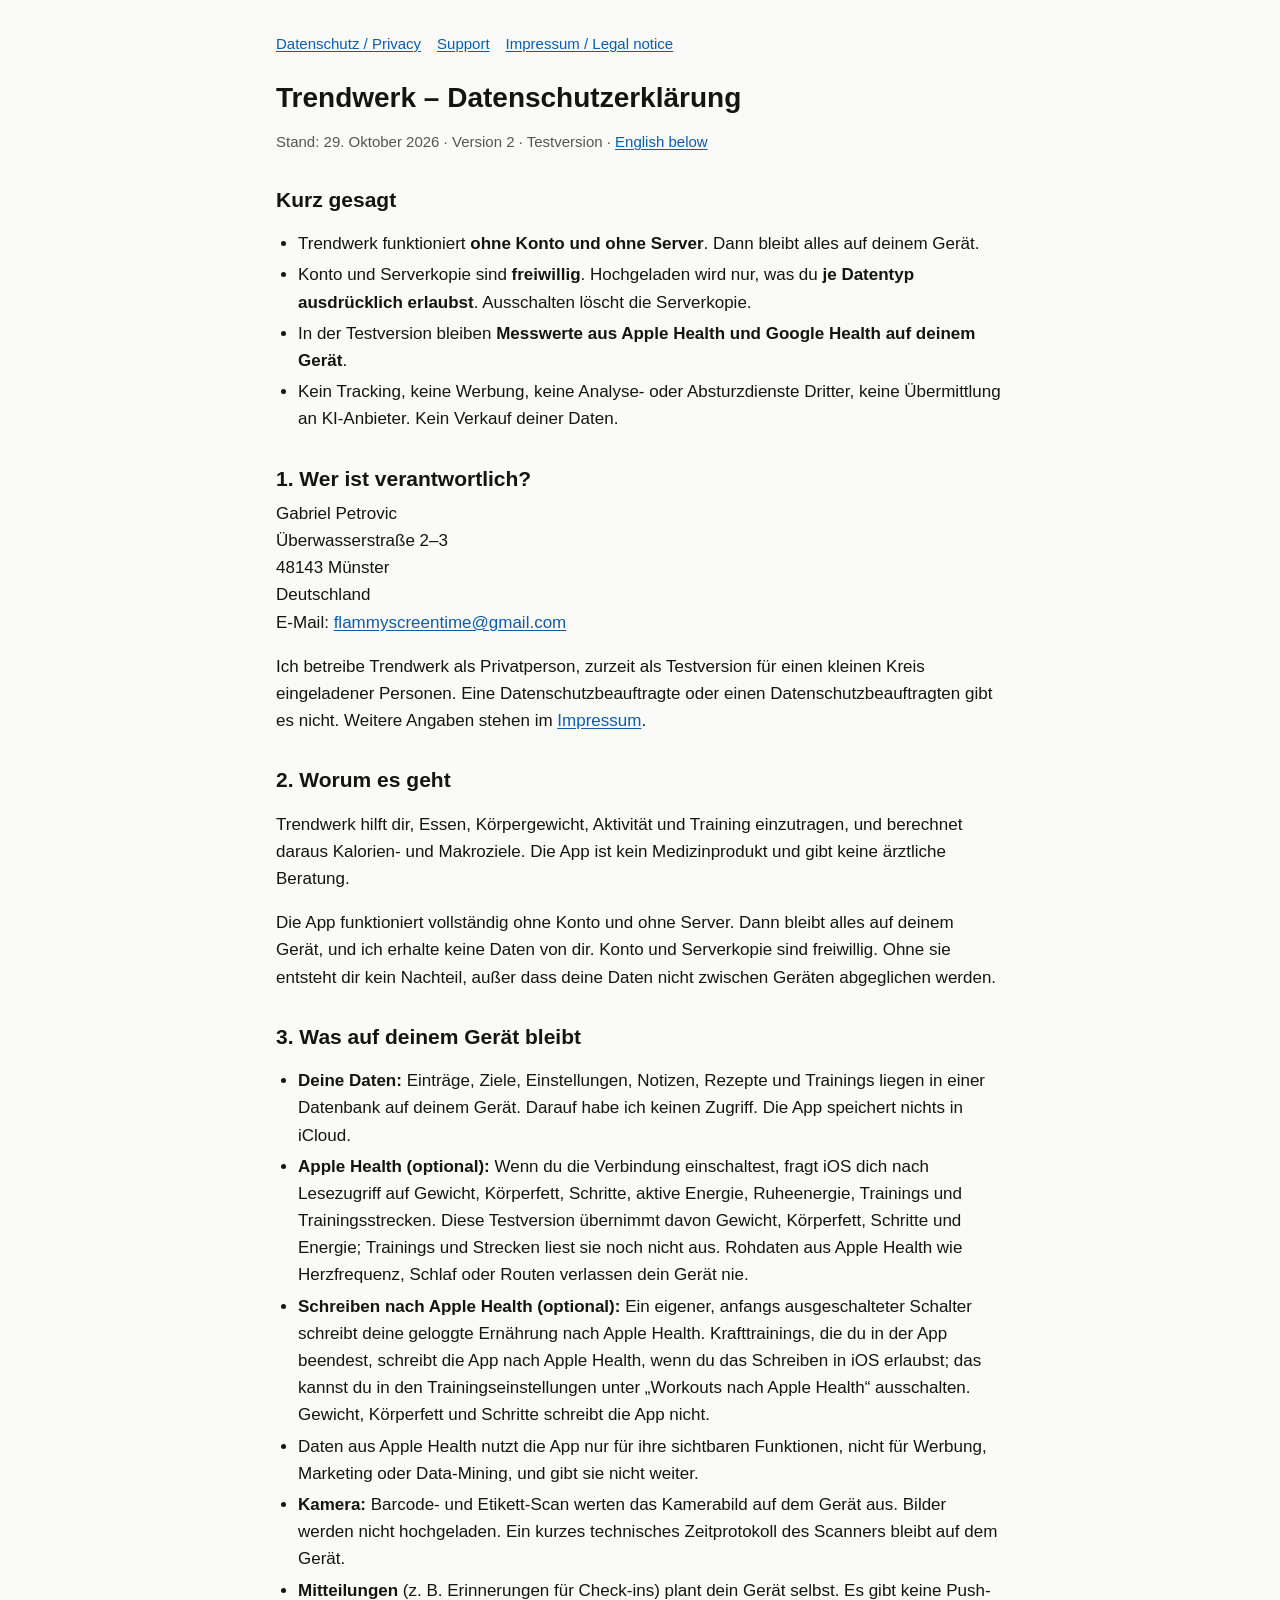
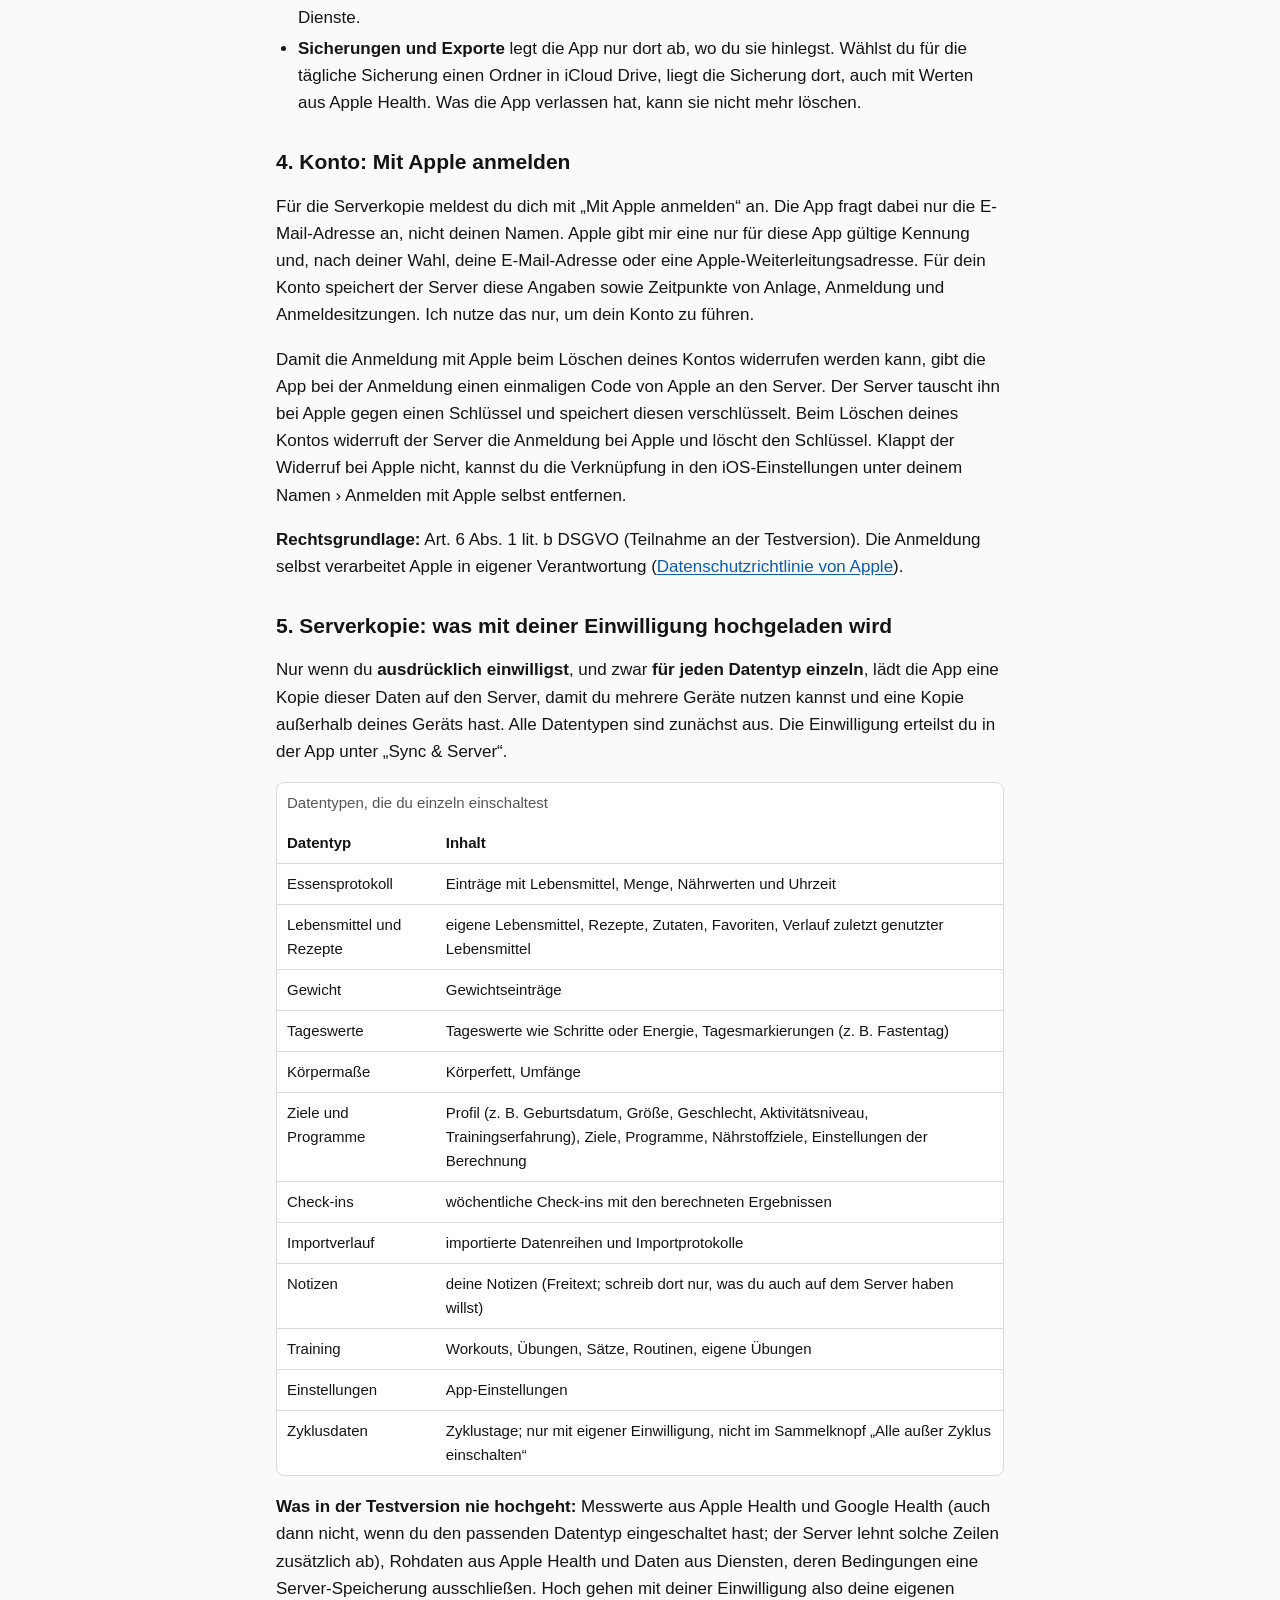
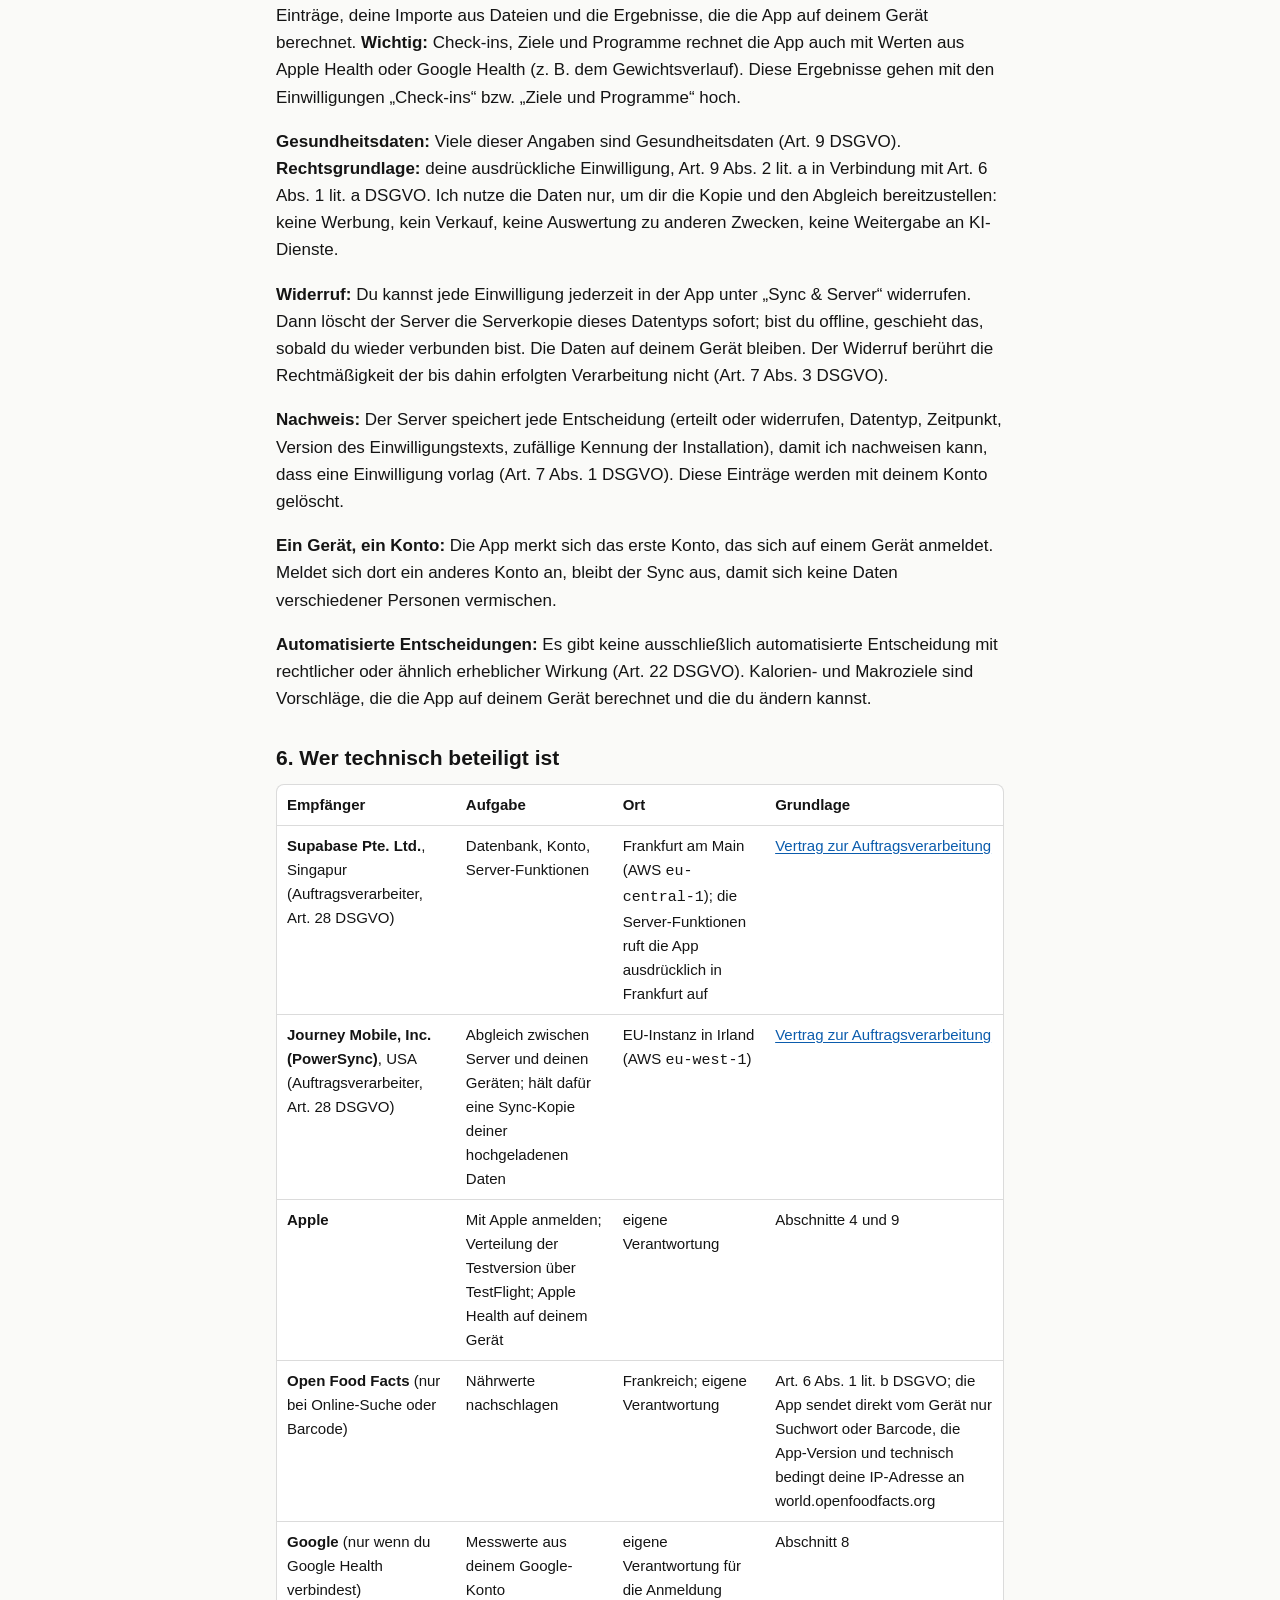
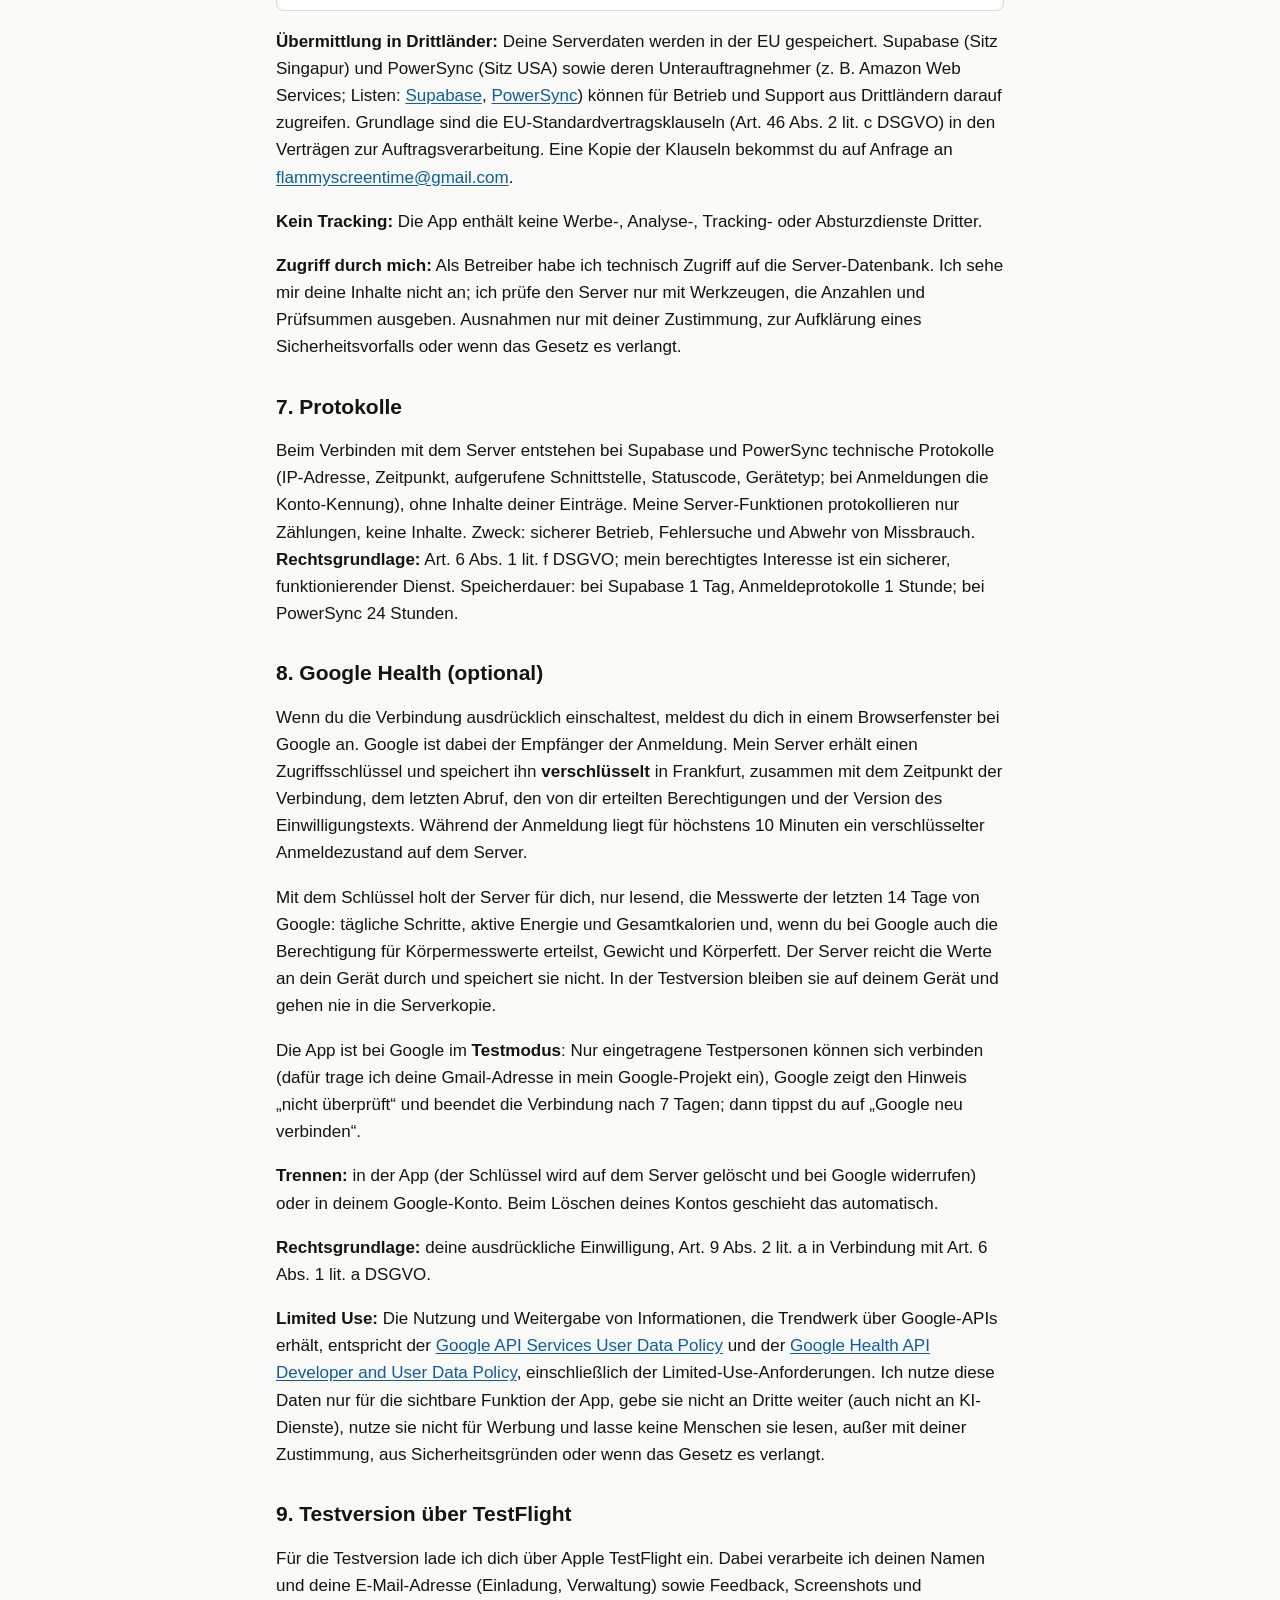
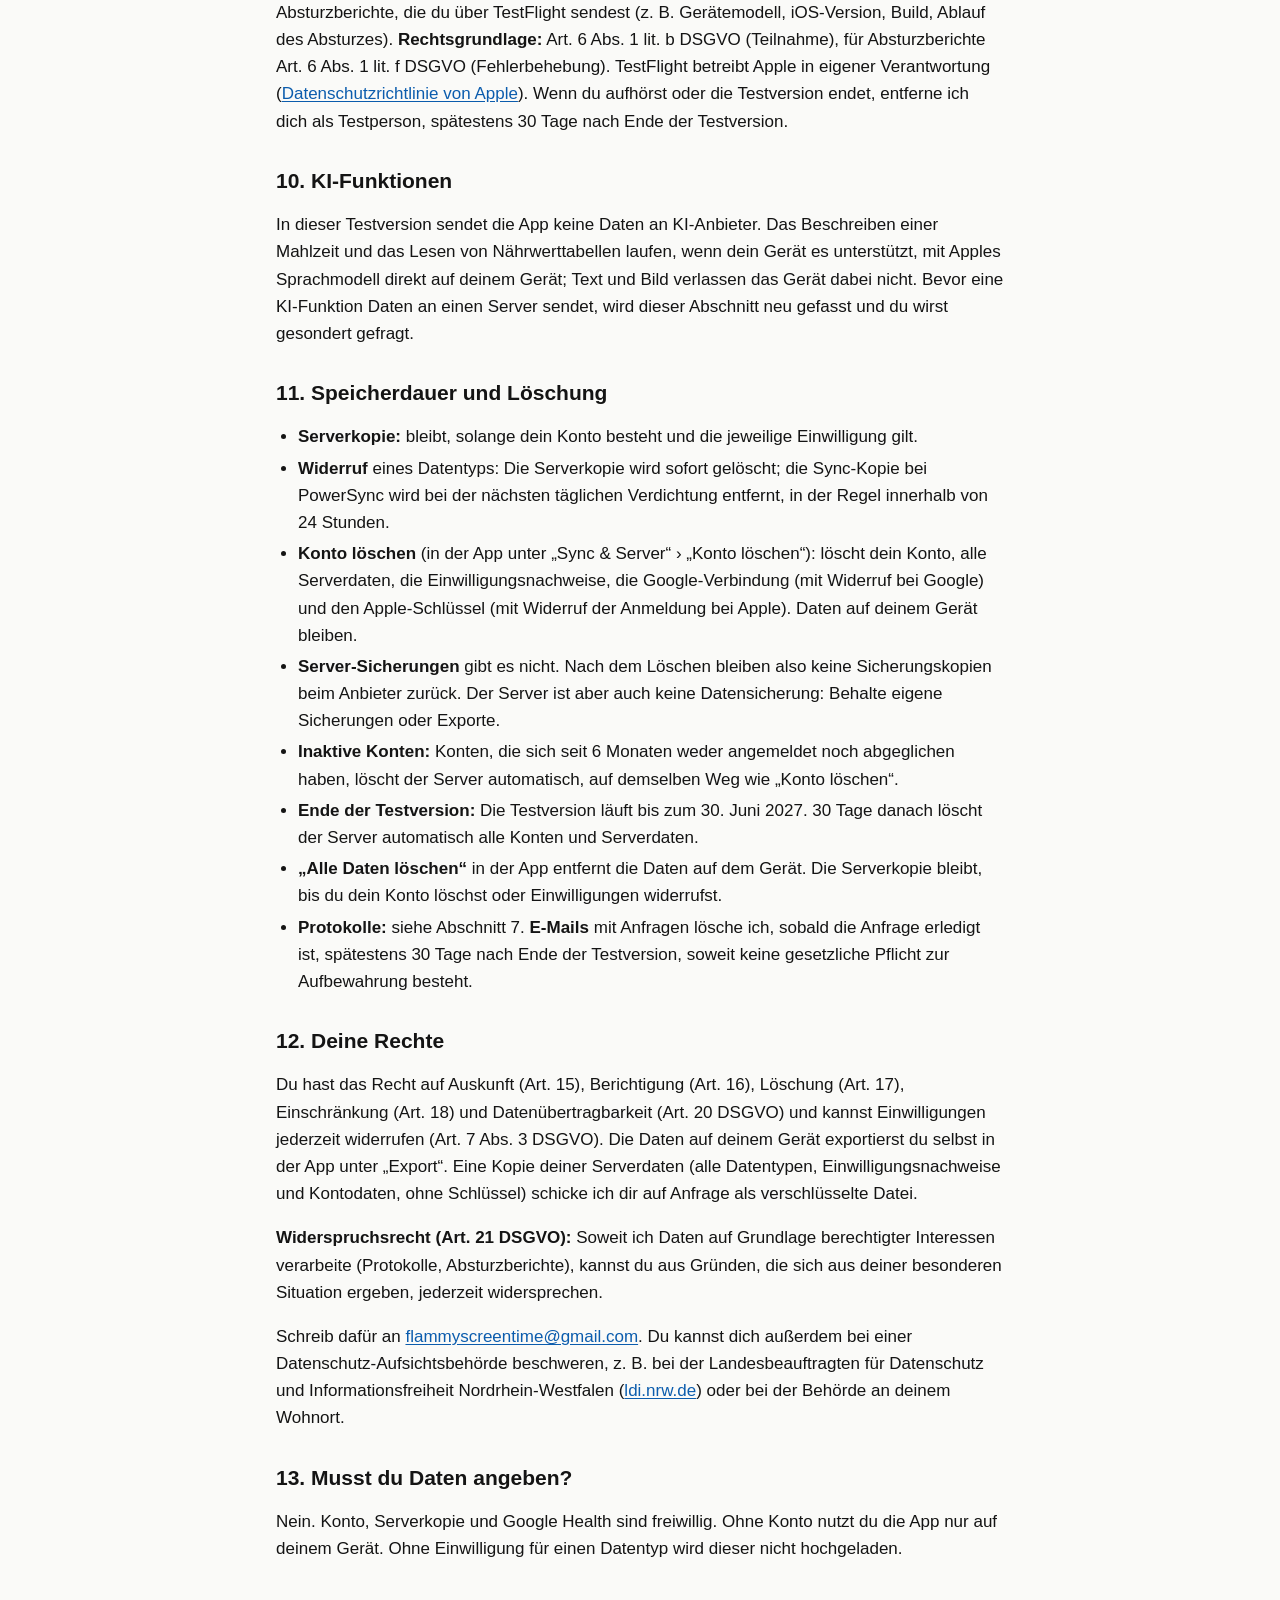
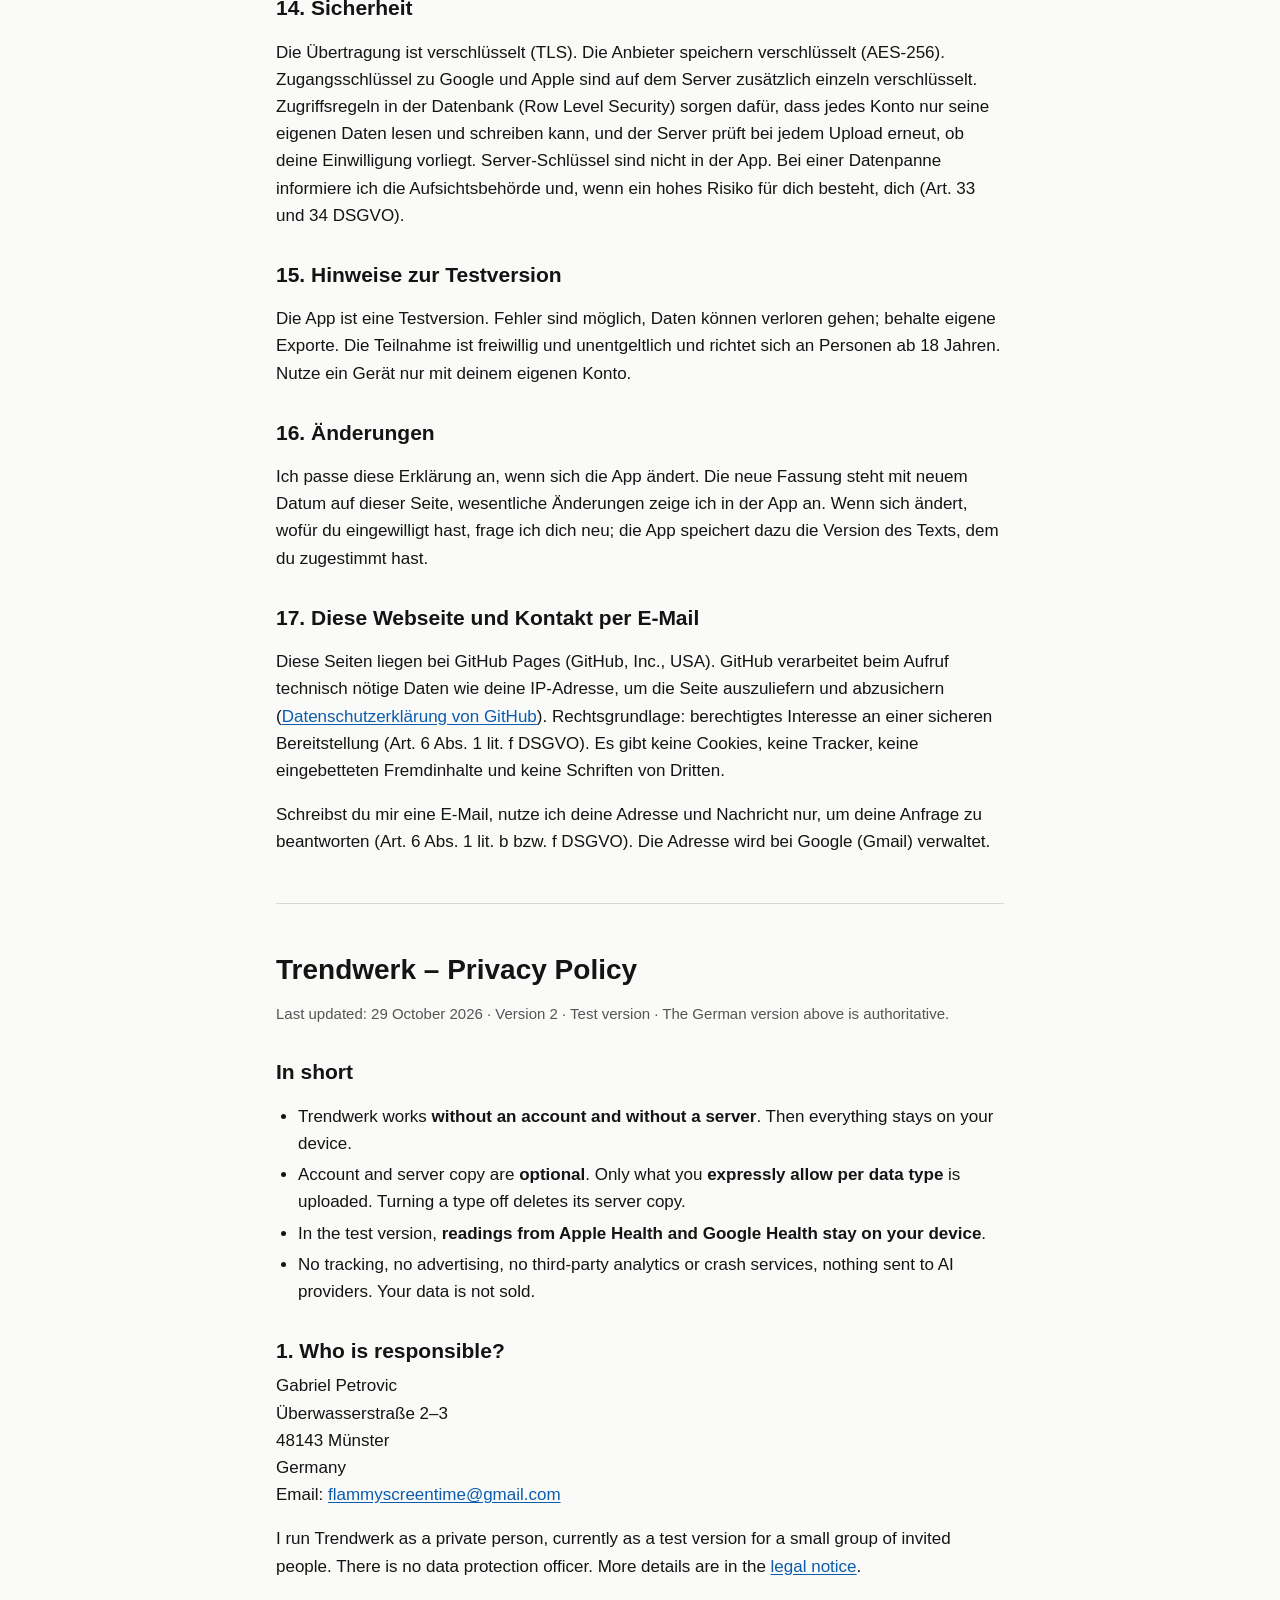
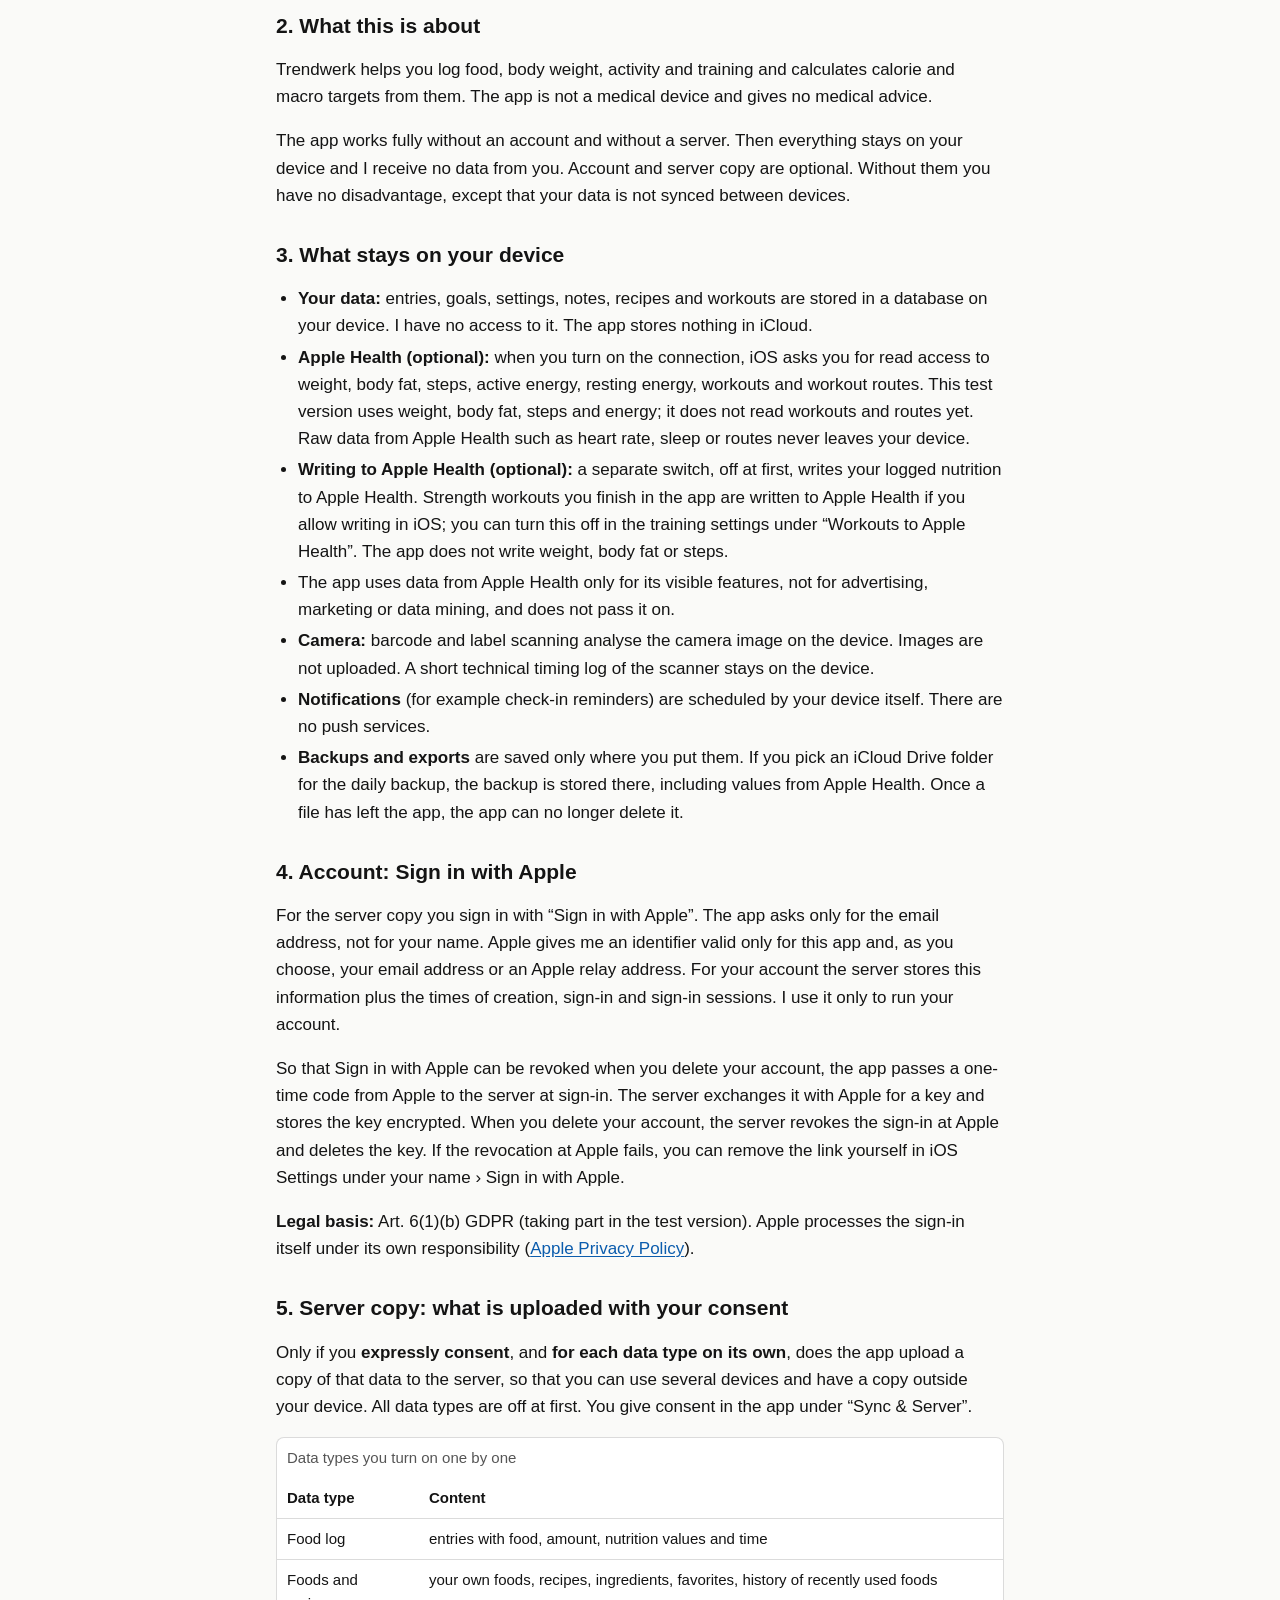
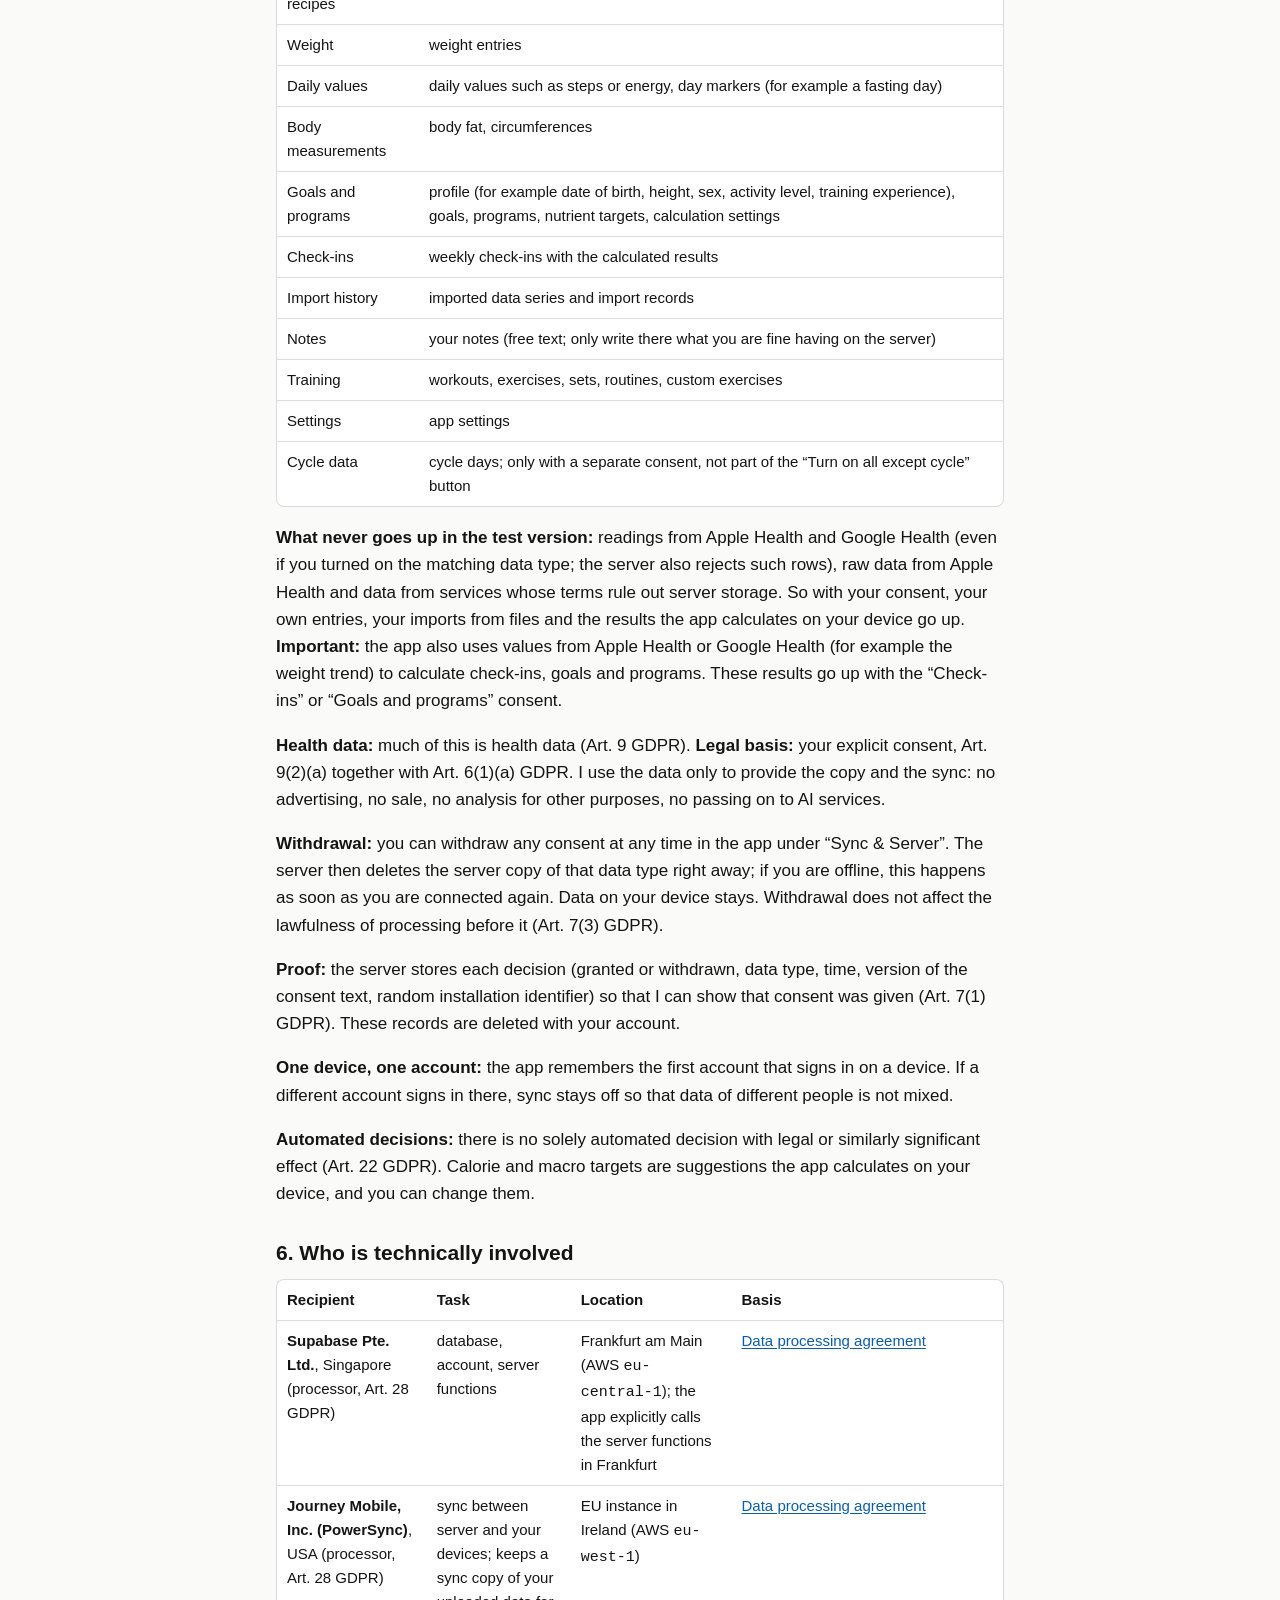
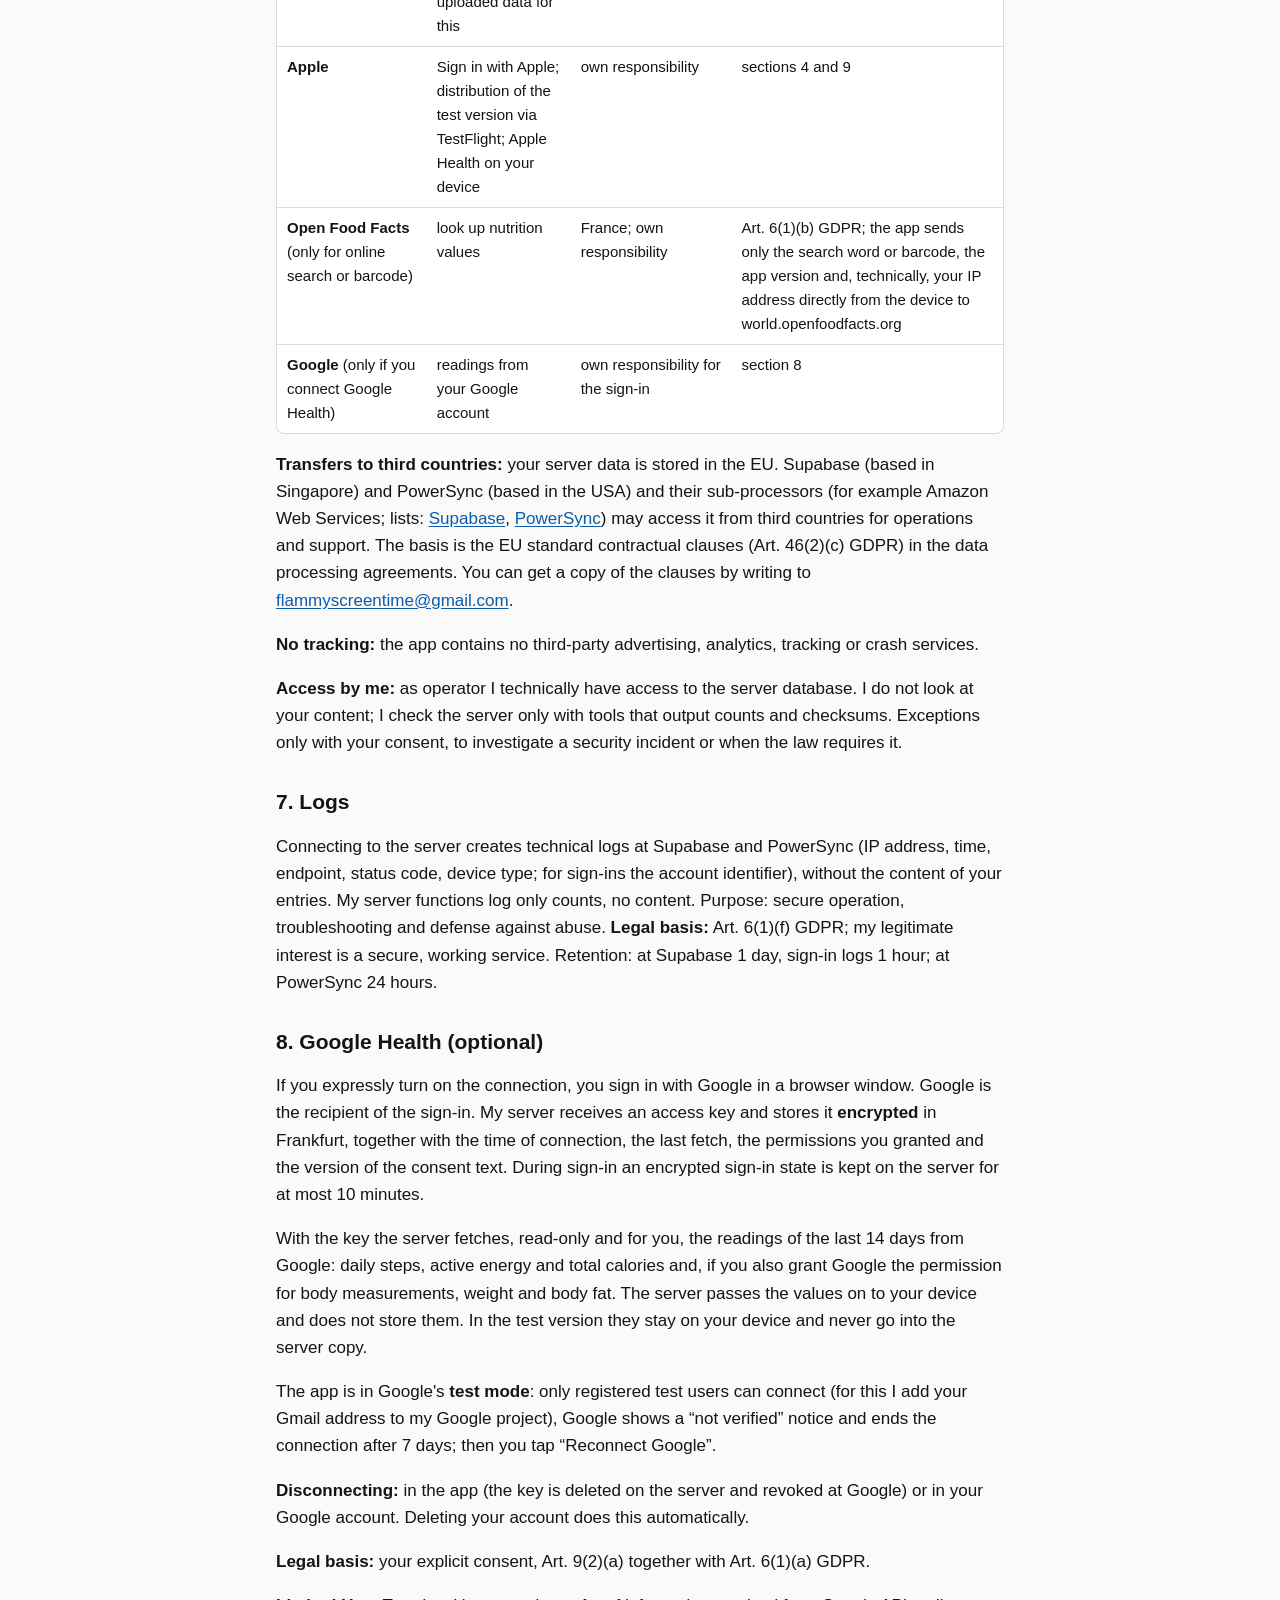
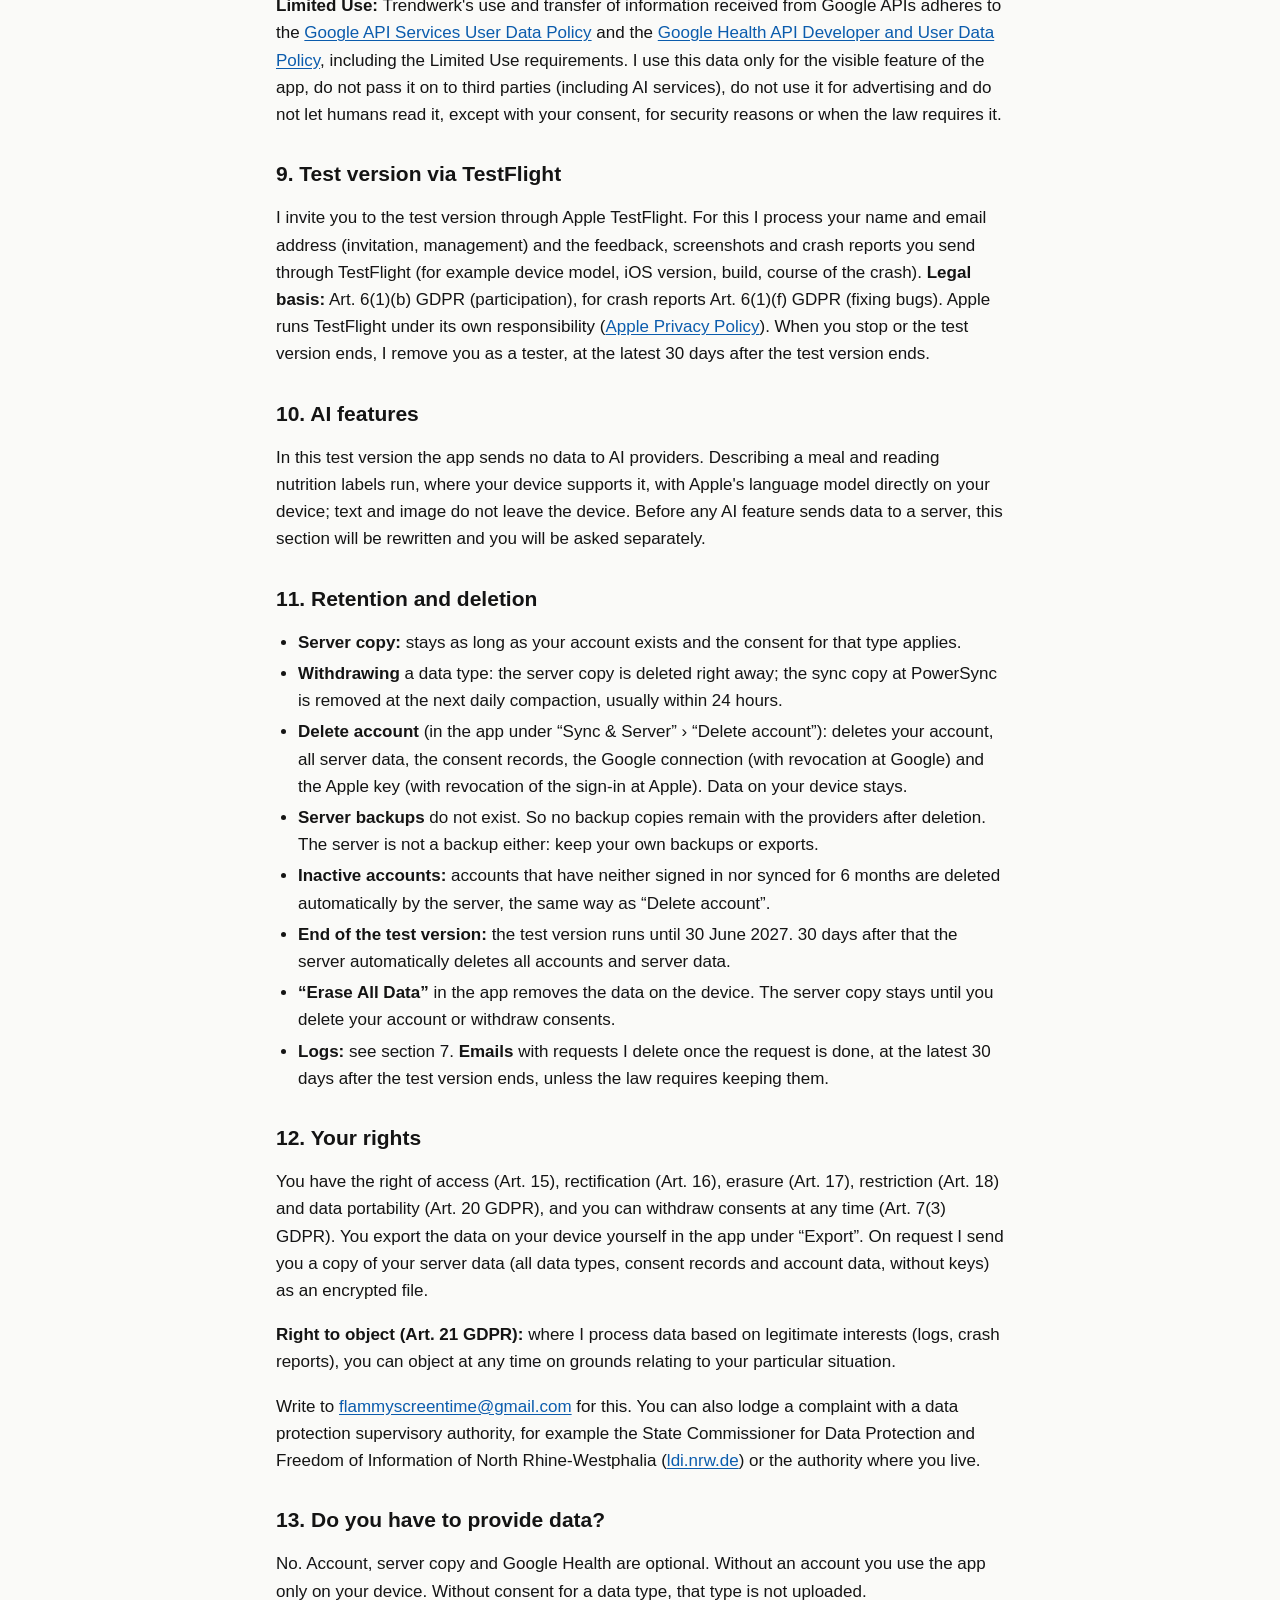
<file: index.html>
<!doctype html>
<html lang="de">
<head>
<meta charset="utf-8">
<meta name="viewport" content="width=device-width, initial-scale=1">
<title>Trendwerk – Datenschutz / Privacy</title>
<meta name="description" content="Datenschutzerklärung der App Trendwerk (Testversion) – Privacy policy of the Trendwerk app (test version)">
<link rel="stylesheet" href="style.css">
</head>
<body>
<a class="skip" href="#inhalt">Zum Inhalt springen</a>
<main id="inhalt">
<nav aria-label="Seiten / Pages"><a href="index.html" aria-current="page">Datenschutz / Privacy</a><a href="support.html">Support</a><a href="impressum.html">Impressum / Legal notice</a></nav>

<h1>Trendwerk – Datenschutzerklärung</h1>
<p class="meta">Stand: 29. Oktober 2026 · Version 2 · Testversion · <a href="#en" hreflang="en">English below</a></p>

<h2>Kurz gesagt</h2>
<ul>
  <li>Trendwerk funktioniert <strong>ohne Konto und ohne Server</strong>. Dann bleibt alles auf deinem Gerät.</li>
  <li>Konto und Serverkopie sind <strong>freiwillig</strong>. Hochgeladen wird nur, was du <strong>je Datentyp ausdrücklich erlaubst</strong>. Ausschalten löscht die Serverkopie.</li>
  <li>In der Testversion bleiben <strong>Messwerte aus Apple Health und Google Health auf deinem Gerät</strong>.</li>
  <li>Kein Tracking, keine Werbung, keine Analyse- oder Absturzdienste Dritter, keine Übermittlung an KI-Anbieter. Kein Verkauf deiner Daten.</li>
</ul>

<h2 id="verantwortlich">1. Wer ist verantwortlich?</h2>
<address>Gabriel Petrovic<br>Überwasserstraße 2–3<br>48143 Münster<br>Deutschland<br>E-Mail: <a href="mailto:flammyscreentime@gmail.com">flammyscreentime@gmail.com</a></address>
<p>Ich betreibe Trendwerk als Privatperson, zurzeit als Testversion für einen kleinen Kreis eingeladener Personen. Eine Datenschutzbeauftragte oder einen Datenschutzbeauftragten gibt es nicht. Weitere Angaben stehen im <a href="impressum.html">Impressum</a>.</p>

<h2>2. Worum es geht</h2>
<p>Trendwerk hilft dir, Essen, Körpergewicht, Aktivität und Training einzutragen, und berechnet daraus Kalorien- und Makroziele. Die App ist kein Medizinprodukt und gibt keine ärztliche Beratung.</p>
<p>Die App funktioniert vollständig ohne Konto und ohne Server. Dann bleibt alles auf deinem Gerät, und ich erhalte keine Daten von dir. Konto und Serverkopie sind freiwillig. Ohne sie entsteht dir kein Nachteil, außer dass deine Daten nicht zwischen Geräten abgeglichen werden.</p>

<h2>3. Was auf deinem Gerät bleibt</h2>
<ul>
  <li><strong>Deine Daten:</strong> Einträge, Ziele, Einstellungen, Notizen, Rezepte und Trainings liegen in einer Datenbank auf deinem Gerät. Darauf habe ich keinen Zugriff. Die App speichert nichts in iCloud.</li>
  <li><strong>Apple Health (optional):</strong> Wenn du die Verbindung einschaltest, fragt iOS dich nach Lesezugriff auf Gewicht, Körperfett, Schritte, aktive Energie, Ruheenergie, Trainings und Trainingsstrecken. Diese Testversion übernimmt davon Gewicht, Körperfett, Schritte und Energie; Trainings und Strecken liest sie noch nicht aus. Rohdaten aus Apple Health wie Herzfrequenz, Schlaf oder Routen verlassen dein Gerät nie.</li>
  <li><strong>Schreiben nach Apple Health (optional):</strong> Ein eigener, anfangs ausgeschalteter Schalter schreibt deine geloggte Ernährung nach Apple Health. Krafttrainings, die du in der App beendest, schreibt die App nach Apple Health, wenn du das Schreiben in iOS erlaubst; das kannst du in den Trainingseinstellungen unter „Workouts nach Apple Health“ ausschalten. Gewicht, Körperfett und Schritte schreibt die App nicht.</li>
  <li>Daten aus Apple Health nutzt die App nur für ihre sichtbaren Funktionen, nicht für Werbung, Marketing oder Data-Mining, und gibt sie nicht weiter.</li>
  <li><strong>Kamera:</strong> Barcode- und Etikett-Scan werten das Kamerabild auf dem Gerät aus. Bilder werden nicht hochgeladen. Ein kurzes technisches Zeitprotokoll des Scanners bleibt auf dem Gerät.</li>
  <li><strong>Mitteilungen</strong> (z. B. Erinnerungen für Check-ins) plant dein Gerät selbst. Es gibt keine Push-Dienste.</li>
  <li><strong>Sicherungen und Exporte</strong> legt die App nur dort ab, wo du sie hinlegst. Wählst du für die tägliche Sicherung einen Ordner in iCloud Drive, liegt die Sicherung dort, auch mit Werten aus Apple Health. Was die App verlassen hat, kann sie nicht mehr löschen.</li>
</ul>

<h2>4. Konto: Mit Apple anmelden</h2>
<p>Für die Serverkopie meldest du dich mit „Mit Apple anmelden“ an. Die App fragt dabei nur die E-Mail-Adresse an, nicht deinen Namen. Apple gibt mir eine nur für diese App gültige Kennung und, nach deiner Wahl, deine E-Mail-Adresse oder eine Apple-Weiterleitungsadresse. Für dein Konto speichert der Server diese Angaben sowie Zeitpunkte von Anlage, Anmeldung und Anmeldesitzungen. Ich nutze das nur, um dein Konto zu führen.</p>
<p>Damit die Anmeldung mit Apple beim Löschen deines Kontos widerrufen werden kann, gibt die App bei der Anmeldung einen einmaligen Code von Apple an den Server. Der Server tauscht ihn bei Apple gegen einen Schlüssel und speichert diesen verschlüsselt. Beim Löschen deines Kontos widerruft der Server die Anmeldung bei Apple und löscht den Schlüssel. Klappt der Widerruf bei Apple nicht, kannst du die Verknüpfung in den iOS-Einstellungen unter deinem Namen › Anmelden mit Apple selbst entfernen.</p>
<p><strong>Rechtsgrundlage:</strong> Art. 6 Abs. 1 lit. b DSGVO (Teilnahme an der Testversion). Die Anmeldung selbst verarbeitet Apple in eigener Verantwortung (<a href="https://www.apple.com/de/legal/privacy/">Datenschutzrichtlinie von Apple</a>).</p>

<h2>5. Serverkopie: was mit deiner Einwilligung hochgeladen wird</h2>
<p>Nur wenn du <strong>ausdrücklich einwilligst</strong>, und zwar <strong>für jeden Datentyp einzeln</strong>, lädt die App eine Kopie dieser Daten auf den Server, damit du mehrere Geräte nutzen kannst und eine Kopie außerhalb deines Geräts hast. Alle Datentypen sind zunächst aus. Die Einwilligung erteilst du in der App unter „Sync &amp; Server“.</p>
<div class="table">
<table>
<caption class="meta">Datentypen, die du einzeln einschaltest</caption>
<thead><tr><th scope="col">Datentyp</th><th scope="col">Inhalt</th></tr></thead>
<tbody>
<tr><td>Essensprotokoll</td><td>Einträge mit Lebensmittel, Menge, Nährwerten und Uhrzeit</td></tr>
<tr><td>Lebensmittel und Rezepte</td><td>eigene Lebensmittel, Rezepte, Zutaten, Favoriten, Verlauf zuletzt genutzter Lebensmittel</td></tr>
<tr><td>Gewicht</td><td>Gewichtseinträge</td></tr>
<tr><td>Tageswerte</td><td>Tageswerte wie Schritte oder Energie, Tagesmarkierungen (z. B. Fastentag)</td></tr>
<tr><td>Körpermaße</td><td>Körperfett, Umfänge</td></tr>
<tr><td>Ziele und Programme</td><td>Profil (z. B. Geburtsdatum, Größe, Geschlecht, Aktivitätsniveau, Trainingserfahrung), Ziele, Programme, Nährstoffziele, Einstellungen der Berechnung</td></tr>
<tr><td>Check-ins</td><td>wöchentliche Check-ins mit den berechneten Ergebnissen</td></tr>
<tr><td>Importverlauf</td><td>importierte Datenreihen und Importprotokolle</td></tr>
<tr><td>Notizen</td><td>deine Notizen (Freitext; schreib dort nur, was du auch auf dem Server haben willst)</td></tr>
<tr><td>Training</td><td>Workouts, Übungen, Sätze, Routinen, eigene Übungen</td></tr>
<tr><td>Einstellungen</td><td>App-Einstellungen</td></tr>
<tr><td>Zyklusdaten</td><td>Zyklustage; nur mit eigener Einwilligung, nicht im Sammelknopf „Alle außer Zyklus einschalten“</td></tr>
</tbody>
</table>
</div>
<p><strong>Was in der Testversion nie hochgeht:</strong> Messwerte aus Apple Health und Google Health (auch dann nicht, wenn du den passenden Datentyp eingeschaltet hast; der Server lehnt solche Zeilen zusätzlich ab), Rohdaten aus Apple Health und Daten aus Diensten, deren Bedingungen eine Server-Speicherung ausschließen. Hoch gehen mit deiner Einwilligung also deine eigenen Einträge, deine Importe aus Dateien und die Ergebnisse, die die App auf deinem Gerät berechnet. <strong>Wichtig:</strong> Check-ins, Ziele und Programme rechnet die App auch mit Werten aus Apple Health oder Google Health (z. B. dem Gewichtsverlauf). Diese Ergebnisse gehen mit den Einwilligungen „Check-ins“ bzw. „Ziele und Programme“ hoch.</p>
<p><strong>Gesundheitsdaten:</strong> Viele dieser Angaben sind Gesundheitsdaten (Art. 9 DSGVO). <strong>Rechtsgrundlage:</strong> deine ausdrückliche Einwilligung, Art. 9 Abs. 2 lit. a in Verbindung mit Art. 6 Abs. 1 lit. a DSGVO. Ich nutze die Daten nur, um dir die Kopie und den Abgleich bereitzustellen: keine Werbung, kein Verkauf, keine Auswertung zu anderen Zwecken, keine Weitergabe an KI-Dienste.</p>
<p><strong>Widerruf:</strong> Du kannst jede Einwilligung jederzeit in der App unter „Sync &amp; Server“ widerrufen. Dann löscht der Server die Serverkopie dieses Datentyps sofort; bist du offline, geschieht das, sobald du wieder verbunden bist. Die Daten auf deinem Gerät bleiben. Der Widerruf berührt die Rechtmäßigkeit der bis dahin erfolgten Verarbeitung nicht (Art. 7 Abs. 3 DSGVO).</p>
<p><strong>Nachweis:</strong> Der Server speichert jede Entscheidung (erteilt oder widerrufen, Datentyp, Zeitpunkt, Version des Einwilligungstexts, zufällige Kennung der Installation), damit ich nachweisen kann, dass eine Einwilligung vorlag (Art. 7 Abs. 1 DSGVO). Diese Einträge werden mit deinem Konto gelöscht.</p>
<p><strong>Ein Gerät, ein Konto:</strong> Die App merkt sich das erste Konto, das sich auf einem Gerät anmeldet. Meldet sich dort ein anderes Konto an, bleibt der Sync aus, damit sich keine Daten verschiedener Personen vermischen.</p>
<p><strong>Automatisierte Entscheidungen:</strong> Es gibt keine ausschließlich automatisierte Entscheidung mit rechtlicher oder ähnlich erheblicher Wirkung (Art. 22 DSGVO). Kalorien- und Makroziele sind Vorschläge, die die App auf deinem Gerät berechnet und die du ändern kannst.</p>

<h2>6. Wer technisch beteiligt ist</h2>
<div class="table">
<table>
<thead><tr><th scope="col">Empfänger</th><th scope="col">Aufgabe</th><th scope="col">Ort</th><th scope="col">Grundlage</th></tr></thead>
<tbody>
<tr><td><strong>Supabase Pte. Ltd.</strong>, Singapur (Auftragsverarbeiter, Art. 28 DSGVO)</td><td>Datenbank, Konto, Server-Funktionen</td><td>Frankfurt am Main (AWS <code>eu-central-1</code>); die Server-Funktionen ruft die App ausdrücklich in Frankfurt auf</td><td><a href="https://supabase.com/legal/dpa">Vertrag zur Auftragsverarbeitung</a></td></tr>
<tr><td><strong>Journey Mobile, Inc. (PowerSync)</strong>, USA (Auftragsverarbeiter, Art. 28 DSGVO)</td><td>Abgleich zwischen Server und deinen Geräten; hält dafür eine Sync-Kopie deiner hochgeladenen Daten</td><td>EU-Instanz in Irland (AWS <code>eu-west-1</code>)</td><td><a href="https://www.powersync.com/legal/dpa">Vertrag zur Auftragsverarbeitung</a></td></tr>
<tr><td><strong>Apple</strong></td><td>Mit Apple anmelden; Verteilung der Testversion über TestFlight; Apple Health auf deinem Gerät</td><td>eigene Verantwortung</td><td>Abschnitte 4 und 9</td></tr>
<tr><td><strong>Open Food Facts</strong> (nur bei Online-Suche oder Barcode)</td><td>Nährwerte nachschlagen</td><td>Frankreich; eigene Verantwortung</td><td>Art. 6 Abs. 1 lit. b DSGVO; die App sendet direkt vom Gerät nur Suchwort oder Barcode, die App-Version und technisch bedingt deine IP-Adresse an world.openfoodfacts.org</td></tr>
<tr><td><strong>Google</strong> (nur wenn du Google Health verbindest)</td><td>Messwerte aus deinem Google-Konto</td><td>eigene Verantwortung für die Anmeldung</td><td>Abschnitt 8</td></tr>
</tbody>
</table>
</div>
<p><strong>Übermittlung in Drittländer:</strong> Deine Serverdaten werden in der EU gespeichert. Supabase (Sitz Singapur) und PowerSync (Sitz USA) sowie deren Unterauftragnehmer (z. B. Amazon Web Services; Listen: <a href="https://supabase.com/legal/subprocessors">Supabase</a>, <a href="https://www.powersync.com/legal/subprocessors">PowerSync</a>) können für Betrieb und Support aus Drittländern darauf zugreifen. Grundlage sind die EU-Standardvertragsklauseln (Art. 46 Abs. 2 lit. c DSGVO) in den Verträgen zur Auftragsverarbeitung. Eine Kopie der Klauseln bekommst du auf Anfrage an <a href="mailto:flammyscreentime@gmail.com">flammyscreentime@gmail.com</a>.</p>
<p><strong>Kein Tracking:</strong> Die App enthält keine Werbe-, Analyse-, Tracking- oder Absturzdienste Dritter.</p>
<p><strong>Zugriff durch mich:</strong> Als Betreiber habe ich technisch Zugriff auf die Server-Datenbank. Ich sehe mir deine Inhalte nicht an; ich prüfe den Server nur mit Werkzeugen, die Anzahlen und Prüfsummen ausgeben. Ausnahmen nur mit deiner Zustimmung, zur Aufklärung eines Sicherheitsvorfalls oder wenn das Gesetz es verlangt.</p>

<h2>7. Protokolle</h2>
<p>Beim Verbinden mit dem Server entstehen bei Supabase und PowerSync technische Protokolle (IP-Adresse, Zeitpunkt, aufgerufene Schnittstelle, Statuscode, Gerätetyp; bei Anmeldungen die Konto-Kennung), ohne Inhalte deiner Einträge. Meine Server-Funktionen protokollieren nur Zählungen, keine Inhalte. Zweck: sicherer Betrieb, Fehlersuche und Abwehr von Missbrauch. <strong>Rechtsgrundlage:</strong> Art. 6 Abs. 1 lit. f DSGVO; mein berechtigtes Interesse ist ein sicherer, funktionierender Dienst. Speicherdauer: bei Supabase 1 Tag, Anmeldeprotokolle 1 Stunde; bei PowerSync 24 Stunden.</p>

<h2>8. Google Health (optional)</h2>
<p>Wenn du die Verbindung ausdrücklich einschaltest, meldest du dich in einem Browserfenster bei Google an. Google ist dabei der Empfänger der Anmeldung. Mein Server erhält einen Zugriffsschlüssel und speichert ihn <strong>verschlüsselt</strong> in Frankfurt, zusammen mit dem Zeitpunkt der Verbindung, dem letzten Abruf, den von dir erteilten Berechtigungen und der Version des Einwilligungstexts. Während der Anmeldung liegt für höchstens 10 Minuten ein verschlüsselter Anmeldezustand auf dem Server.</p>
<p>Mit dem Schlüssel holt der Server für dich, nur lesend, die Messwerte der letzten 14 Tage von Google: tägliche Schritte, aktive Energie und Gesamtkalorien und, wenn du bei Google auch die Berechtigung für Körpermesswerte erteilst, Gewicht und Körperfett. Der Server reicht die Werte an dein Gerät durch und speichert sie nicht. In der Testversion bleiben sie auf deinem Gerät und gehen nie in die Serverkopie.</p>
<p>Die App ist bei Google im <strong>Testmodus</strong>: Nur eingetragene Testpersonen können sich verbinden (dafür trage ich deine Gmail-Adresse in mein Google-Projekt ein), Google zeigt den Hinweis „nicht überprüft“ und beendet die Verbindung nach 7 Tagen; dann tippst du auf „Google neu verbinden“.</p>
<p><strong>Trennen:</strong> in der App (der Schlüssel wird auf dem Server gelöscht und bei Google widerrufen) oder in deinem Google-Konto. Beim Löschen deines Kontos geschieht das automatisch.</p>
<p><strong>Rechtsgrundlage:</strong> deine ausdrückliche Einwilligung, Art. 9 Abs. 2 lit. a in Verbindung mit Art. 6 Abs. 1 lit. a DSGVO.</p>
<p><strong>Limited Use:</strong> Die Nutzung und Weitergabe von Informationen, die Trendwerk über Google-APIs erhält, entspricht der <a href="https://developers.google.com/terms/api-services-user-data-policy">Google API Services User Data Policy</a> und der <a href="https://developers.google.com/health/policies/health-api-developer-user-data-policy">Google Health API Developer and User Data Policy</a>, einschließlich der Limited-Use-Anforderungen. Ich nutze diese Daten nur für die sichtbare Funktion der App, gebe sie nicht an Dritte weiter (auch nicht an KI-Dienste), nutze sie nicht für Werbung und lasse keine Menschen sie lesen, außer mit deiner Zustimmung, aus Sicherheitsgründen oder wenn das Gesetz es verlangt.</p>

<h2>9. Testversion über TestFlight</h2>
<p>Für die Testversion lade ich dich über Apple TestFlight ein. Dabei verarbeite ich deinen Namen und deine E-Mail-Adresse (Einladung, Verwaltung) sowie Feedback, Screenshots und Absturzberichte, die du über TestFlight sendest (z. B. Gerätemodell, iOS-Version, Build, Ablauf des Absturzes). <strong>Rechtsgrundlage:</strong> Art. 6 Abs. 1 lit. b DSGVO (Teilnahme), für Absturzberichte Art. 6 Abs. 1 lit. f DSGVO (Fehlerbehebung). TestFlight betreibt Apple in eigener Verantwortung (<a href="https://www.apple.com/de/legal/privacy/">Datenschutzrichtlinie von Apple</a>). Wenn du aufhörst oder die Testversion endet, entferne ich dich als Testperson, spätestens 30 Tage nach Ende der Testversion.</p>

<h2>10. KI-Funktionen</h2>
<p>In dieser Testversion sendet die App keine Daten an KI-Anbieter. Das Beschreiben einer Mahlzeit und das Lesen von Nährwerttabellen laufen, wenn dein Gerät es unterstützt, mit Apples Sprachmodell direkt auf deinem Gerät; Text und Bild verlassen das Gerät dabei nicht. Bevor eine KI-Funktion Daten an einen Server sendet, wird dieser Abschnitt neu gefasst und du wirst gesondert gefragt.</p>

<h2>11. Speicherdauer und Löschung</h2>
<ul>
  <li><strong>Serverkopie:</strong> bleibt, solange dein Konto besteht und die jeweilige Einwilligung gilt.</li>
  <li><strong>Widerruf</strong> eines Datentyps: Die Serverkopie wird sofort gelöscht; die Sync-Kopie bei PowerSync wird bei der nächsten täglichen Verdichtung entfernt, in der Regel innerhalb von 24 Stunden.</li>
  <li><strong>Konto löschen</strong> (in der App unter „Sync &amp; Server“ › „Konto löschen“): löscht dein Konto, alle Serverdaten, die Einwilligungsnachweise, die Google-Verbindung (mit Widerruf bei Google) und den Apple-Schlüssel (mit Widerruf der Anmeldung bei Apple). Daten auf deinem Gerät bleiben.</li>
  <li><strong>Server-Sicherungen</strong> gibt es nicht. Nach dem Löschen bleiben also keine Sicherungskopien beim Anbieter zurück. Der Server ist aber auch keine Datensicherung: Behalte eigene Sicherungen oder Exporte.</li>
  <li><strong>Inaktive Konten:</strong> Konten, die sich seit 6 Monaten weder angemeldet noch abgeglichen haben, löscht der Server automatisch, auf demselben Weg wie „Konto löschen“.</li>
  <li><strong>Ende der Testversion:</strong> Die Testversion läuft bis zum 30. Juni 2027. 30 Tage danach löscht der Server automatisch alle Konten und Serverdaten.</li>
  <li><strong>„Alle Daten löschen“</strong> in der App entfernt die Daten auf dem Gerät. Die Serverkopie bleibt, bis du dein Konto löschst oder Einwilligungen widerrufst.</li>
  <li><strong>Protokolle:</strong> siehe Abschnitt 7. <strong>E-Mails</strong> mit Anfragen lösche ich, sobald die Anfrage erledigt ist, spätestens 30 Tage nach Ende der Testversion, soweit keine gesetzliche Pflicht zur Aufbewahrung besteht.</li>
</ul>

<h2>12. Deine Rechte</h2>
<p>Du hast das Recht auf Auskunft (Art. 15), Berichtigung (Art. 16), Löschung (Art. 17), Einschränkung (Art. 18) und Datenübertragbarkeit (Art. 20 DSGVO) und kannst Einwilligungen jederzeit widerrufen (Art. 7 Abs. 3 DSGVO). Die Daten auf deinem Gerät exportierst du selbst in der App unter „Export“. Eine Kopie deiner Serverdaten (alle Datentypen, Einwilligungsnachweise und Kontodaten, ohne Schlüssel) schicke ich dir auf Anfrage als verschlüsselte Datei.</p>
<p><strong>Widerspruchsrecht (Art. 21 DSGVO):</strong> Soweit ich Daten auf Grundlage berechtigter Interessen verarbeite (Protokolle, Absturzberichte), kannst du aus Gründen, die sich aus deiner besonderen Situation ergeben, jederzeit widersprechen.</p>
<p>Schreib dafür an <a href="mailto:flammyscreentime@gmail.com">flammyscreentime@gmail.com</a>. Du kannst dich außerdem bei einer Datenschutz-Aufsichtsbehörde beschweren, z. B. bei der Landesbeauftragten für Datenschutz und Informationsfreiheit Nordrhein-Westfalen (<a href="https://www.ldi.nrw.de">ldi.nrw.de</a>) oder bei der Behörde an deinem Wohnort.</p>

<h2>13. Musst du Daten angeben?</h2>
<p>Nein. Konto, Serverkopie und Google Health sind freiwillig. Ohne Konto nutzt du die App nur auf deinem Gerät. Ohne Einwilligung für einen Datentyp wird dieser nicht hochgeladen.</p>

<h2>14. Sicherheit</h2>
<p>Die Übertragung ist verschlüsselt (TLS). Die Anbieter speichern verschlüsselt (AES-256). Zugangsschlüssel zu Google und Apple sind auf dem Server zusätzlich einzeln verschlüsselt. Zugriffsregeln in der Datenbank (Row Level Security) sorgen dafür, dass jedes Konto nur seine eigenen Daten lesen und schreiben kann, und der Server prüft bei jedem Upload erneut, ob deine Einwilligung vorliegt. Server-Schlüssel sind nicht in der App. Bei einer Datenpanne informiere ich die Aufsichtsbehörde und, wenn ein hohes Risiko für dich besteht, dich (Art. 33 und 34 DSGVO).</p>

<h2>15. Hinweise zur Testversion</h2>
<p>Die App ist eine Testversion. Fehler sind möglich, Daten können verloren gehen; behalte eigene Exporte. Die Teilnahme ist freiwillig und unentgeltlich und richtet sich an Personen ab 18 Jahren. Nutze ein Gerät nur mit deinem eigenen Konto.</p>

<h2>16. Änderungen</h2>
<p>Ich passe diese Erklärung an, wenn sich die App ändert. Die neue Fassung steht mit neuem Datum auf dieser Seite, wesentliche Änderungen zeige ich in der App an. Wenn sich ändert, wofür du eingewilligt hast, frage ich dich neu; die App speichert dazu die Version des Texts, dem du zugestimmt hast.</p>

<h2>17. Diese Webseite und Kontakt per E-Mail</h2>
<p>Diese Seiten liegen bei GitHub Pages (GitHub, Inc., USA). GitHub verarbeitet beim Aufruf technisch nötige Daten wie deine IP-Adresse, um die Seite auszuliefern und abzusichern (<a href="https://docs.github.com/de/site-policy/privacy-policies/github-general-privacy-statement">Datenschutzerklärung von GitHub</a>). Rechtsgrundlage: berechtigtes Interesse an einer sicheren Bereitstellung (Art. 6 Abs. 1 lit. f DSGVO). Es gibt keine Cookies, keine Tracker, keine eingebetteten Fremdinhalte und keine Schriften von Dritten.</p>
<p>Schreibst du mir eine E-Mail, nutze ich deine Adresse und Nachricht nur, um deine Anfrage zu beantworten (Art. 6 Abs. 1 lit. b bzw. f DSGVO). Die Adresse wird bei Google (Gmail) verwaltet.</p>

<hr>

<div lang="en">
<h1 id="en">Trendwerk – Privacy Policy</h1>
<p class="meta">Last updated: 29 October 2026 · Version 2 · Test version · The German version above is authoritative.</p>

<h2>In short</h2>
<ul>
  <li>Trendwerk works <strong>without an account and without a server</strong>. Then everything stays on your device.</li>
  <li>Account and server copy are <strong>optional</strong>. Only what you <strong>expressly allow per data type</strong> is uploaded. Turning a type off deletes its server copy.</li>
  <li>In the test version, <strong>readings from Apple Health and Google Health stay on your device</strong>.</li>
  <li>No tracking, no advertising, no third-party analytics or crash services, nothing sent to AI providers. Your data is not sold.</li>
</ul>

<h2>1. Who is responsible?</h2>
<address>Gabriel Petrovic<br>Überwasserstraße 2–3<br>48143 Münster<br>Germany<br>Email: <a href="mailto:flammyscreentime@gmail.com">flammyscreentime@gmail.com</a></address>
<p>I run Trendwerk as a private person, currently as a test version for a small group of invited people. There is no data protection officer. More details are in the <a href="impressum.html">legal notice</a>.</p>

<h2>2. What this is about</h2>
<p>Trendwerk helps you log food, body weight, activity and training and calculates calorie and macro targets from them. The app is not a medical device and gives no medical advice.</p>
<p>The app works fully without an account and without a server. Then everything stays on your device and I receive no data from you. Account and server copy are optional. Without them you have no disadvantage, except that your data is not synced between devices.</p>

<h2>3. What stays on your device</h2>
<ul>
  <li><strong>Your data:</strong> entries, goals, settings, notes, recipes and workouts are stored in a database on your device. I have no access to it. The app stores nothing in iCloud.</li>
  <li><strong>Apple Health (optional):</strong> when you turn on the connection, iOS asks you for read access to weight, body fat, steps, active energy, resting energy, workouts and workout routes. This test version uses weight, body fat, steps and energy; it does not read workouts and routes yet. Raw data from Apple Health such as heart rate, sleep or routes never leaves your device.</li>
  <li><strong>Writing to Apple Health (optional):</strong> a separate switch, off at first, writes your logged nutrition to Apple Health. Strength workouts you finish in the app are written to Apple Health if you allow writing in iOS; you can turn this off in the training settings under “Workouts to Apple Health”. The app does not write weight, body fat or steps.</li>
  <li>The app uses data from Apple Health only for its visible features, not for advertising, marketing or data mining, and does not pass it on.</li>
  <li><strong>Camera:</strong> barcode and label scanning analyse the camera image on the device. Images are not uploaded. A short technical timing log of the scanner stays on the device.</li>
  <li><strong>Notifications</strong> (for example check-in reminders) are scheduled by your device itself. There are no push services.</li>
  <li><strong>Backups and exports</strong> are saved only where you put them. If you pick an iCloud Drive folder for the daily backup, the backup is stored there, including values from Apple Health. Once a file has left the app, the app can no longer delete it.</li>
</ul>

<h2>4. Account: Sign in with Apple</h2>
<p>For the server copy you sign in with “Sign in with Apple”. The app asks only for the email address, not for your name. Apple gives me an identifier valid only for this app and, as you choose, your email address or an Apple relay address. For your account the server stores this information plus the times of creation, sign-in and sign-in sessions. I use it only to run your account.</p>
<p>So that Sign in with Apple can be revoked when you delete your account, the app passes a one-time code from Apple to the server at sign-in. The server exchanges it with Apple for a key and stores the key encrypted. When you delete your account, the server revokes the sign-in at Apple and deletes the key. If the revocation at Apple fails, you can remove the link yourself in iOS Settings under your name › Sign in with Apple.</p>
<p><strong>Legal basis:</strong> Art. 6(1)(b) GDPR (taking part in the test version). Apple processes the sign-in itself under its own responsibility (<a href="https://www.apple.com/legal/privacy/">Apple Privacy Policy</a>).</p>

<h2>5. Server copy: what is uploaded with your consent</h2>
<p>Only if you <strong>expressly consent</strong>, and <strong>for each data type on its own</strong>, does the app upload a copy of that data to the server, so that you can use several devices and have a copy outside your device. All data types are off at first. You give consent in the app under “Sync &amp; Server”.</p>
<div class="table">
<table>
<caption class="meta">Data types you turn on one by one</caption>
<thead><tr><th scope="col">Data type</th><th scope="col">Content</th></tr></thead>
<tbody>
<tr><td>Food log</td><td>entries with food, amount, nutrition values and time</td></tr>
<tr><td>Foods and recipes</td><td>your own foods, recipes, ingredients, favorites, history of recently used foods</td></tr>
<tr><td>Weight</td><td>weight entries</td></tr>
<tr><td>Daily values</td><td>daily values such as steps or energy, day markers (for example a fasting day)</td></tr>
<tr><td>Body measurements</td><td>body fat, circumferences</td></tr>
<tr><td>Goals and programs</td><td>profile (for example date of birth, height, sex, activity level, training experience), goals, programs, nutrient targets, calculation settings</td></tr>
<tr><td>Check-ins</td><td>weekly check-ins with the calculated results</td></tr>
<tr><td>Import history</td><td>imported data series and import records</td></tr>
<tr><td>Notes</td><td>your notes (free text; only write there what you are fine having on the server)</td></tr>
<tr><td>Training</td><td>workouts, exercises, sets, routines, custom exercises</td></tr>
<tr><td>Settings</td><td>app settings</td></tr>
<tr><td>Cycle data</td><td>cycle days; only with a separate consent, not part of the “Turn on all except cycle” button</td></tr>
</tbody>
</table>
</div>
<p><strong>What never goes up in the test version:</strong> readings from Apple Health and Google Health (even if you turned on the matching data type; the server also rejects such rows), raw data from Apple Health and data from services whose terms rule out server storage. So with your consent, your own entries, your imports from files and the results the app calculates on your device go up. <strong>Important:</strong> the app also uses values from Apple Health or Google Health (for example the weight trend) to calculate check-ins, goals and programs. These results go up with the “Check-ins” or “Goals and programs” consent.</p>
<p><strong>Health data:</strong> much of this is health data (Art. 9 GDPR). <strong>Legal basis:</strong> your explicit consent, Art. 9(2)(a) together with Art. 6(1)(a) GDPR. I use the data only to provide the copy and the sync: no advertising, no sale, no analysis for other purposes, no passing on to AI services.</p>
<p><strong>Withdrawal:</strong> you can withdraw any consent at any time in the app under “Sync &amp; Server”. The server then deletes the server copy of that data type right away; if you are offline, this happens as soon as you are connected again. Data on your device stays. Withdrawal does not affect the lawfulness of processing before it (Art. 7(3) GDPR).</p>
<p><strong>Proof:</strong> the server stores each decision (granted or withdrawn, data type, time, version of the consent text, random installation identifier) so that I can show that consent was given (Art. 7(1) GDPR). These records are deleted with your account.</p>
<p><strong>One device, one account:</strong> the app remembers the first account that signs in on a device. If a different account signs in there, sync stays off so that data of different people is not mixed.</p>
<p><strong>Automated decisions:</strong> there is no solely automated decision with legal or similarly significant effect (Art. 22 GDPR). Calorie and macro targets are suggestions the app calculates on your device, and you can change them.</p>

<h2>6. Who is technically involved</h2>
<div class="table">
<table>
<thead><tr><th scope="col">Recipient</th><th scope="col">Task</th><th scope="col">Location</th><th scope="col">Basis</th></tr></thead>
<tbody>
<tr><td><strong>Supabase Pte. Ltd.</strong>, Singapore (processor, Art. 28 GDPR)</td><td>database, account, server functions</td><td>Frankfurt am Main (AWS <code>eu-central-1</code>); the app explicitly calls the server functions in Frankfurt</td><td><a href="https://supabase.com/legal/dpa">Data processing agreement</a></td></tr>
<tr><td><strong>Journey Mobile, Inc. (PowerSync)</strong>, USA (processor, Art. 28 GDPR)</td><td>sync between server and your devices; keeps a sync copy of your uploaded data for this</td><td>EU instance in Ireland (AWS <code>eu-west-1</code>)</td><td><a href="https://www.powersync.com/legal/dpa">Data processing agreement</a></td></tr>
<tr><td><strong>Apple</strong></td><td>Sign in with Apple; distribution of the test version via TestFlight; Apple Health on your device</td><td>own responsibility</td><td>sections 4 and 9</td></tr>
<tr><td><strong>Open Food Facts</strong> (only for online search or barcode)</td><td>look up nutrition values</td><td>France; own responsibility</td><td>Art. 6(1)(b) GDPR; the app sends only the search word or barcode, the app version and, technically, your IP address directly from the device to world.openfoodfacts.org</td></tr>
<tr><td><strong>Google</strong> (only if you connect Google Health)</td><td>readings from your Google account</td><td>own responsibility for the sign-in</td><td>section 8</td></tr>
</tbody>
</table>
</div>
<p><strong>Transfers to third countries:</strong> your server data is stored in the EU. Supabase (based in Singapore) and PowerSync (based in the USA) and their sub-processors (for example Amazon Web Services; lists: <a href="https://supabase.com/legal/subprocessors">Supabase</a>, <a href="https://www.powersync.com/legal/subprocessors">PowerSync</a>) may access it from third countries for operations and support. The basis is the EU standard contractual clauses (Art. 46(2)(c) GDPR) in the data processing agreements. You can get a copy of the clauses by writing to <a href="mailto:flammyscreentime@gmail.com">flammyscreentime@gmail.com</a>.</p>
<p><strong>No tracking:</strong> the app contains no third-party advertising, analytics, tracking or crash services.</p>
<p><strong>Access by me:</strong> as operator I technically have access to the server database. I do not look at your content; I check the server only with tools that output counts and checksums. Exceptions only with your consent, to investigate a security incident or when the law requires it.</p>

<h2>7. Logs</h2>
<p>Connecting to the server creates technical logs at Supabase and PowerSync (IP address, time, endpoint, status code, device type; for sign-ins the account identifier), without the content of your entries. My server functions log only counts, no content. Purpose: secure operation, troubleshooting and defense against abuse. <strong>Legal basis:</strong> Art. 6(1)(f) GDPR; my legitimate interest is a secure, working service. Retention: at Supabase 1 day, sign-in logs 1 hour; at PowerSync 24 hours.</p>

<h2>8. Google Health (optional)</h2>
<p>If you expressly turn on the connection, you sign in with Google in a browser window. Google is the recipient of the sign-in. My server receives an access key and stores it <strong>encrypted</strong> in Frankfurt, together with the time of connection, the last fetch, the permissions you granted and the version of the consent text. During sign-in an encrypted sign-in state is kept on the server for at most 10 minutes.</p>
<p>With the key the server fetches, read-only and for you, the readings of the last 14 days from Google: daily steps, active energy and total calories and, if you also grant Google the permission for body measurements, weight and body fat. The server passes the values on to your device and does not store them. In the test version they stay on your device and never go into the server copy.</p>
<p>The app is in Google's <strong>test mode</strong>: only registered test users can connect (for this I add your Gmail address to my Google project), Google shows a “not verified” notice and ends the connection after 7 days; then you tap “Reconnect Google”.</p>
<p><strong>Disconnecting:</strong> in the app (the key is deleted on the server and revoked at Google) or in your Google account. Deleting your account does this automatically.</p>
<p><strong>Legal basis:</strong> your explicit consent, Art. 9(2)(a) together with Art. 6(1)(a) GDPR.</p>
<p><strong>Limited Use:</strong> Trendwerk's use and transfer of information received from Google APIs adheres to the <a href="https://developers.google.com/terms/api-services-user-data-policy">Google API Services User Data Policy</a> and the <a href="https://developers.google.com/health/policies/health-api-developer-user-data-policy">Google Health API Developer and User Data Policy</a>, including the Limited Use requirements. I use this data only for the visible feature of the app, do not pass it on to third parties (including AI services), do not use it for advertising and do not let humans read it, except with your consent, for security reasons or when the law requires it.</p>

<h2>9. Test version via TestFlight</h2>
<p>I invite you to the test version through Apple TestFlight. For this I process your name and email address (invitation, management) and the feedback, screenshots and crash reports you send through TestFlight (for example device model, iOS version, build, course of the crash). <strong>Legal basis:</strong> Art. 6(1)(b) GDPR (participation), for crash reports Art. 6(1)(f) GDPR (fixing bugs). Apple runs TestFlight under its own responsibility (<a href="https://www.apple.com/legal/privacy/">Apple Privacy Policy</a>). When you stop or the test version ends, I remove you as a tester, at the latest 30 days after the test version ends.</p>

<h2>10. AI features</h2>
<p>In this test version the app sends no data to AI providers. Describing a meal and reading nutrition labels run, where your device supports it, with Apple's language model directly on your device; text and image do not leave the device. Before any AI feature sends data to a server, this section will be rewritten and you will be asked separately.</p>

<h2>11. Retention and deletion</h2>
<ul>
  <li><strong>Server copy:</strong> stays as long as your account exists and the consent for that type applies.</li>
  <li><strong>Withdrawing</strong> a data type: the server copy is deleted right away; the sync copy at PowerSync is removed at the next daily compaction, usually within 24 hours.</li>
  <li><strong>Delete account</strong> (in the app under “Sync &amp; Server” › “Delete account”): deletes your account, all server data, the consent records, the Google connection (with revocation at Google) and the Apple key (with revocation of the sign-in at Apple). Data on your device stays.</li>
  <li><strong>Server backups</strong> do not exist. So no backup copies remain with the providers after deletion. The server is not a backup either: keep your own backups or exports.</li>
  <li><strong>Inactive accounts:</strong> accounts that have neither signed in nor synced for 6 months are deleted automatically by the server, the same way as “Delete account”.</li>
  <li><strong>End of the test version:</strong> the test version runs until 30 June 2027. 30 days after that the server automatically deletes all accounts and server data.</li>
  <li><strong>“Erase All Data”</strong> in the app removes the data on the device. The server copy stays until you delete your account or withdraw consents.</li>
  <li><strong>Logs:</strong> see section 7. <strong>Emails</strong> with requests I delete once the request is done, at the latest 30 days after the test version ends, unless the law requires keeping them.</li>
</ul>

<h2>12. Your rights</h2>
<p>You have the right of access (Art. 15), rectification (Art. 16), erasure (Art. 17), restriction (Art. 18) and data portability (Art. 20 GDPR), and you can withdraw consents at any time (Art. 7(3) GDPR). You export the data on your device yourself in the app under “Export”. On request I send you a copy of your server data (all data types, consent records and account data, without keys) as an encrypted file.</p>
<p><strong>Right to object (Art. 21 GDPR):</strong> where I process data based on legitimate interests (logs, crash reports), you can object at any time on grounds relating to your particular situation.</p>
<p>Write to <a href="mailto:flammyscreentime@gmail.com">flammyscreentime@gmail.com</a> for this. You can also lodge a complaint with a data protection supervisory authority, for example the State Commissioner for Data Protection and Freedom of Information of North Rhine-Westphalia (<a href="https://www.ldi.nrw.de">ldi.nrw.de</a>) or the authority where you live.</p>

<h2>13. Do you have to provide data?</h2>
<p>No. Account, server copy and Google Health are optional. Without an account you use the app only on your device. Without consent for a data type, that type is not uploaded.</p>

<h2>14. Security</h2>
<p>Transfer is encrypted (TLS). The providers store data encrypted (AES-256). Access keys for Google and Apple are additionally encrypted one by one on the server. Access rules in the database (Row Level Security) make sure each account can read and write only its own data, and the server checks again on every upload that your consent is in place. Server keys are not in the app. In a data breach I inform the supervisory authority and, if there is a high risk for you, you (Art. 33 and 34 GDPR).</p>

<h2>15. Notes on the test version</h2>
<p>The app is a test version. Bugs are possible and data can be lost; keep your own exports. Taking part is voluntary and free of charge and is meant for people aged 18 and older. Use a device only with your own account.</p>

<h2>16. Changes</h2>
<p>I update this policy when the app changes. The new version is published on this page with a new date, and I show significant changes in the app. If what you consented to changes, I ask you again; the app stores the version of the text you agreed to.</p>

<h2>17. This website and contact by email</h2>
<p>These pages are hosted on GitHub Pages (GitHub, Inc., USA). When you open them, GitHub processes technically necessary data such as your IP address to deliver and protect the site (<a href="https://docs.github.com/en/site-policy/privacy-policies/github-general-privacy-statement">GitHub Privacy Statement</a>). Legal basis: legitimate interest in secure delivery (Art. 6(1)(f) GDPR). There are no cookies, no trackers, no embedded third-party content and no third-party fonts.</p>
<p>If you email me, I use your address and message only to answer your request (Art. 6(1)(b) or (f) GDPR). The mailbox is hosted by Google (Gmail).</p>
</div>
</main>
</body>
</html>
</file>
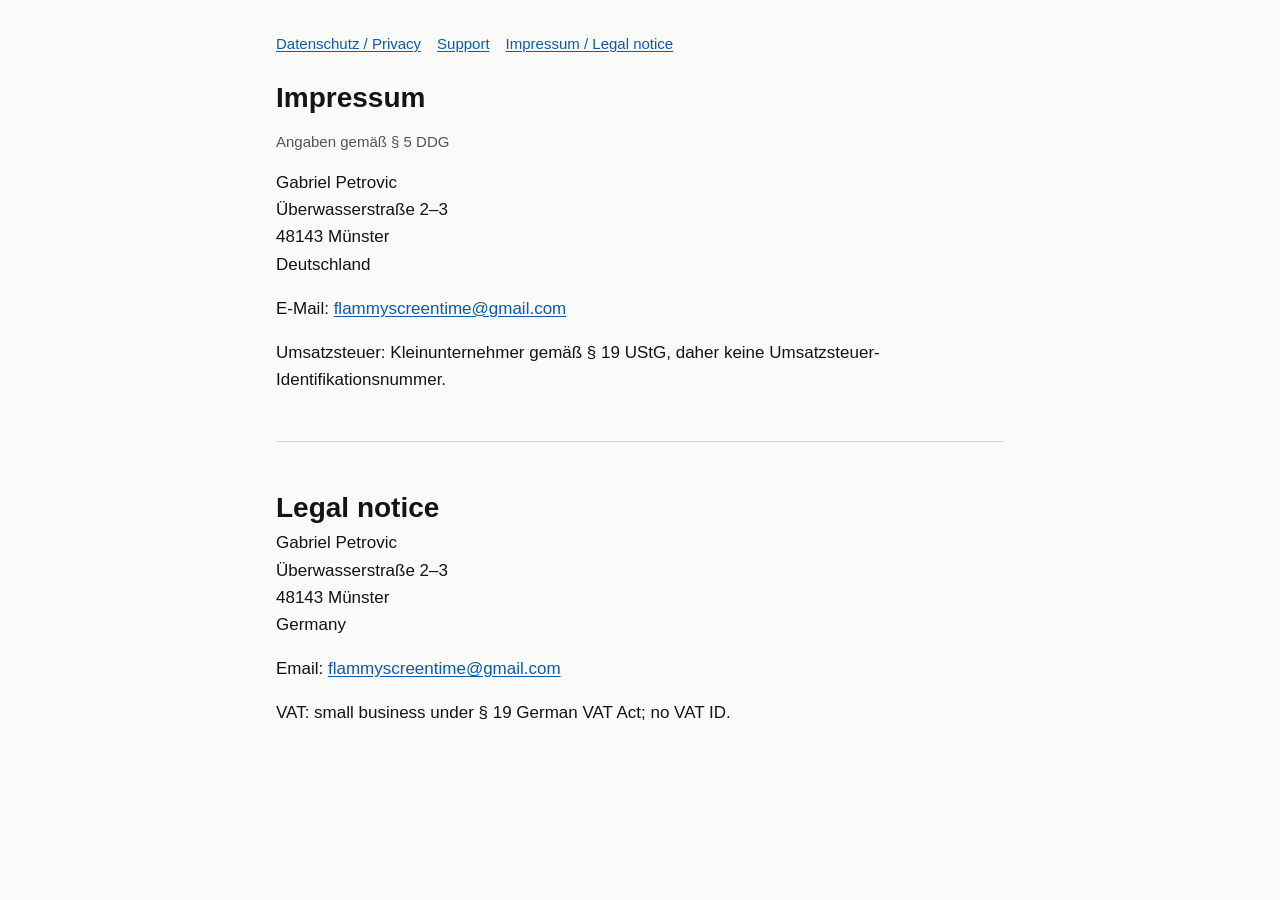
<file: impressum.html>
<!doctype html>
<html lang="de">
<head>
<meta charset="utf-8">
<meta name="viewport" content="width=device-width, initial-scale=1">
<title>Trendwerk – Impressum / Legal notice</title>
<link rel="stylesheet" href="style.css">
</head>
<body>
<a class="skip" href="#inhalt">Zum Inhalt springen</a>
<main id="inhalt">
<nav aria-label="Seiten / Pages"><a href="index.html">Datenschutz / Privacy</a><a href="support.html">Support</a><a href="impressum.html" aria-current="page">Impressum / Legal notice</a></nav>

<h1>Impressum</h1>
<p class="meta">Angaben gemäß § 5 DDG</p>
<address>Gabriel Petrovic<br>Überwasserstraße 2–3<br>48143 Münster<br>Deutschland</address>
<p>E-Mail: <a href="mailto:flammyscreentime@gmail.com">flammyscreentime@gmail.com</a></p>
<p>Umsatzsteuer: Kleinunternehmer gemäß § 19 UStG, daher keine Umsatzsteuer-Identifikationsnummer.</p>

<hr>

<div lang="en">
<h1>Legal notice</h1>
<address>Gabriel Petrovic<br>Überwasserstraße 2–3<br>48143 Münster<br>Germany</address>
<p>Email: <a href="mailto:flammyscreentime@gmail.com">flammyscreentime@gmail.com</a></p>
<p>VAT: small business under § 19 German VAT Act; no VAT ID.</p>
</div>
</main>
</body>
</html>
</file>
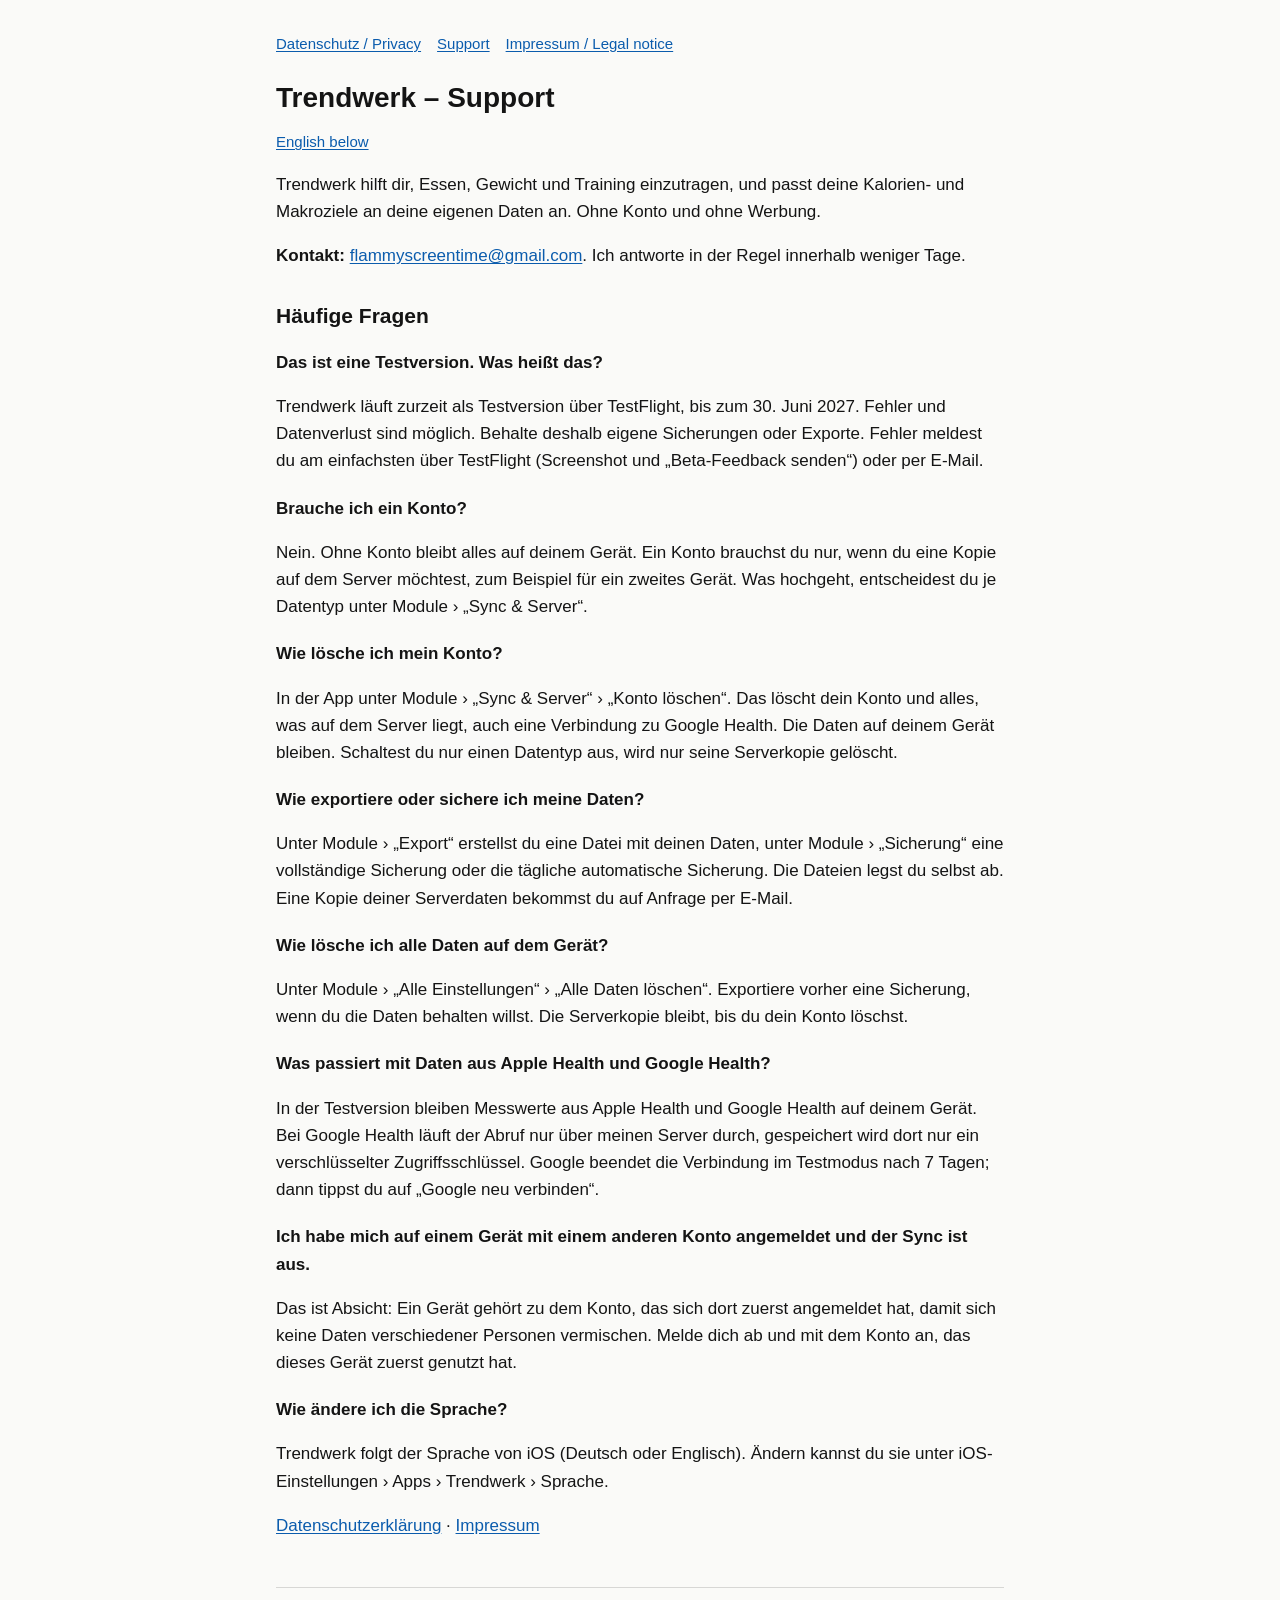
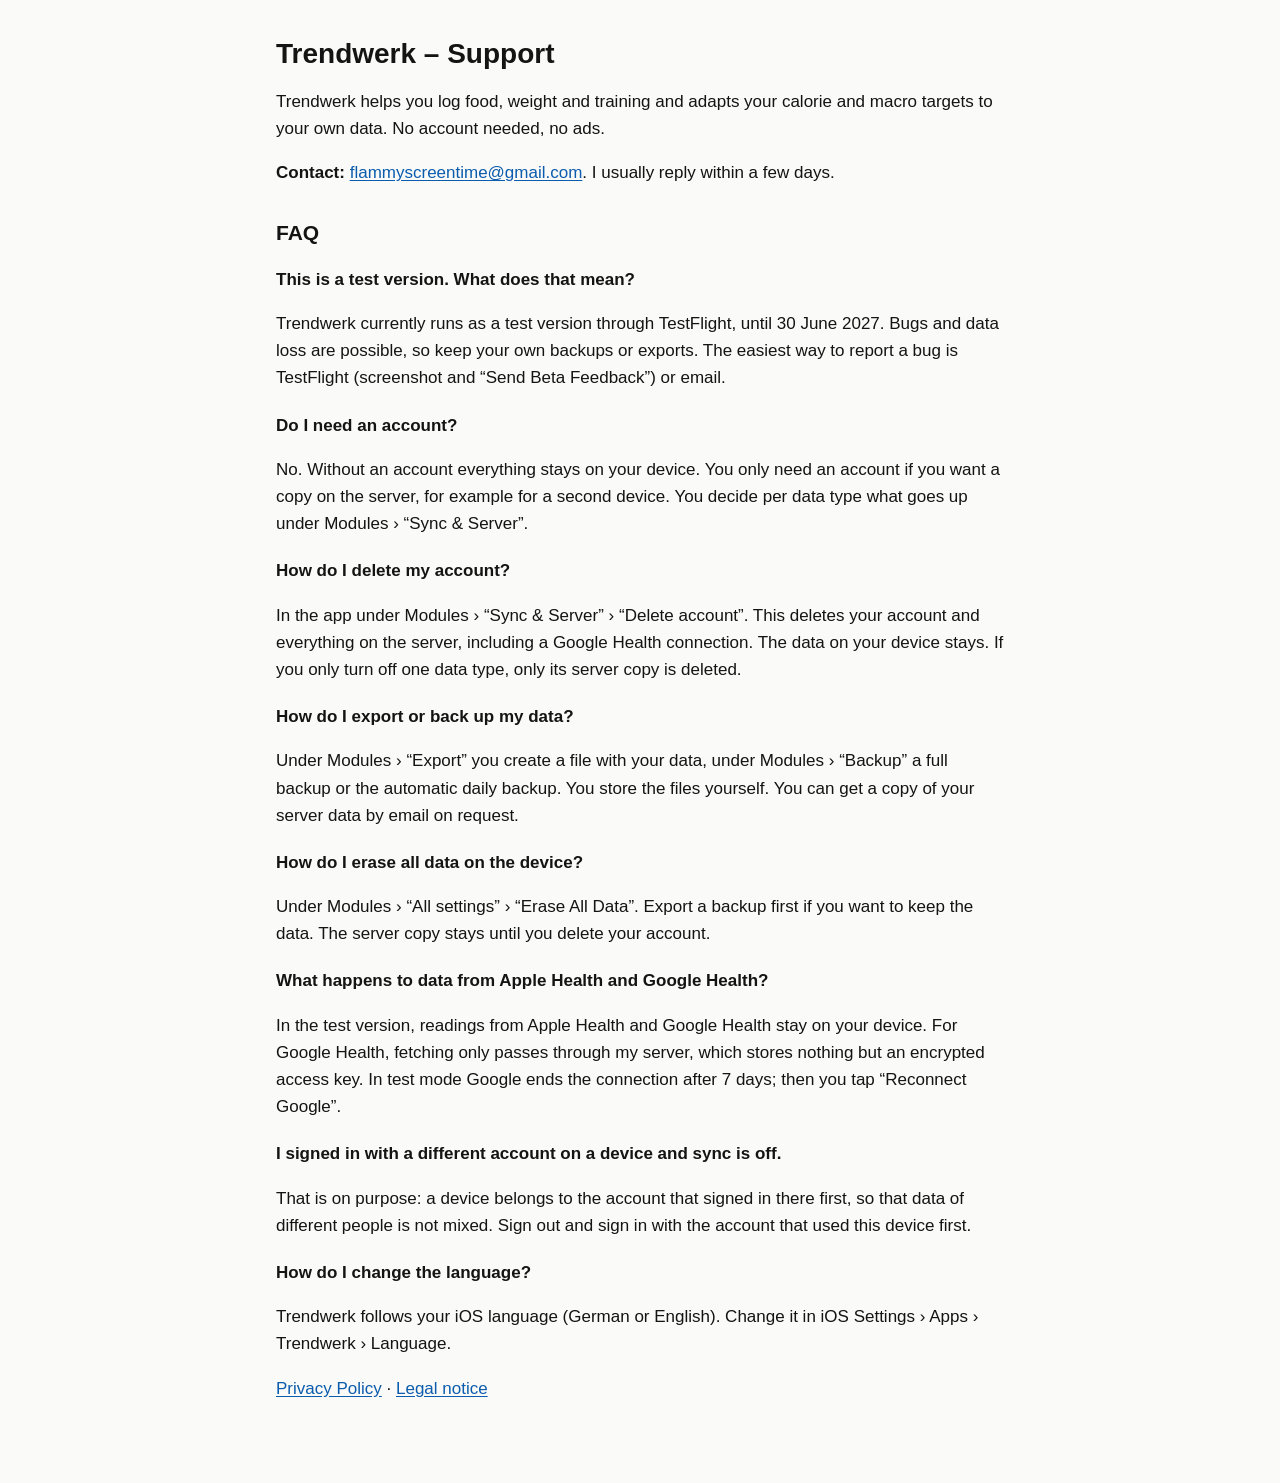
<file: support.html>
<!doctype html>
<html lang="de">
<head>
<meta charset="utf-8">
<meta name="viewport" content="width=device-width, initial-scale=1">
<title>Trendwerk – Support</title>
<link rel="stylesheet" href="style.css">
</head>
<body>
<a class="skip" href="#inhalt">Zum Inhalt springen</a>
<main id="inhalt">
<nav aria-label="Seiten / Pages"><a href="index.html">Datenschutz / Privacy</a><a href="support.html" aria-current="page">Support</a><a href="impressum.html">Impressum / Legal notice</a></nav>

<h1>Trendwerk – Support</h1>
<p class="meta"><a href="#en" hreflang="en">English below</a></p>
<p>Trendwerk hilft dir, Essen, Gewicht und Training einzutragen, und passt deine Kalorien- und Makroziele an deine eigenen Daten an. Ohne Konto und ohne Werbung.</p>
<p><strong>Kontakt:</strong> <a href="mailto:flammyscreentime@gmail.com">flammyscreentime@gmail.com</a>. Ich antworte in der Regel innerhalb weniger Tage.</p>

<h2>Häufige Fragen</h2>
<h3>Das ist eine Testversion. Was heißt das?</h3>
<p>Trendwerk läuft zurzeit als Testversion über TestFlight, bis zum 30. Juni 2027. Fehler und Datenverlust sind möglich. Behalte deshalb eigene Sicherungen oder Exporte. Fehler meldest du am einfachsten über TestFlight (Screenshot und „Beta-Feedback senden“) oder per E-Mail.</p>
<h3>Brauche ich ein Konto?</h3>
<p>Nein. Ohne Konto bleibt alles auf deinem Gerät. Ein Konto brauchst du nur, wenn du eine Kopie auf dem Server möchtest, zum Beispiel für ein zweites Gerät. Was hochgeht, entscheidest du je Datentyp unter Module › „Sync &amp; Server“.</p>
<h3>Wie lösche ich mein Konto?</h3>
<p>In der App unter Module › „Sync &amp; Server“ › „Konto löschen“. Das löscht dein Konto und alles, was auf dem Server liegt, auch eine Verbindung zu Google Health. Die Daten auf deinem Gerät bleiben. Schaltest du nur einen Datentyp aus, wird nur seine Serverkopie gelöscht.</p>
<h3>Wie exportiere oder sichere ich meine Daten?</h3>
<p>Unter Module › „Export“ erstellst du eine Datei mit deinen Daten, unter Module › „Sicherung“ eine vollständige Sicherung oder die tägliche automatische Sicherung. Die Dateien legst du selbst ab. Eine Kopie deiner Serverdaten bekommst du auf Anfrage per E-Mail.</p>
<h3>Wie lösche ich alle Daten auf dem Gerät?</h3>
<p>Unter Module › „Alle Einstellungen“ › „Alle Daten löschen“. Exportiere vorher eine Sicherung, wenn du die Daten behalten willst. Die Serverkopie bleibt, bis du dein Konto löschst.</p>
<h3>Was passiert mit Daten aus Apple Health und Google Health?</h3>
<p>In der Testversion bleiben Messwerte aus Apple Health und Google Health auf deinem Gerät. Bei Google Health läuft der Abruf nur über meinen Server durch, gespeichert wird dort nur ein verschlüsselter Zugriffsschlüssel. Google beendet die Verbindung im Testmodus nach 7 Tagen; dann tippst du auf „Google neu verbinden“.</p>
<h3>Ich habe mich auf einem Gerät mit einem anderen Konto angemeldet und der Sync ist aus.</h3>
<p>Das ist Absicht: Ein Gerät gehört zu dem Konto, das sich dort zuerst angemeldet hat, damit sich keine Daten verschiedener Personen vermischen. Melde dich ab und mit dem Konto an, das dieses Gerät zuerst genutzt hat.</p>
<h3>Wie ändere ich die Sprache?</h3>
<p>Trendwerk folgt der Sprache von iOS (Deutsch oder Englisch). Ändern kannst du sie unter iOS-Einstellungen › Apps › Trendwerk › Sprache.</p>

<p><a href="index.html">Datenschutzerklärung</a> · <a href="impressum.html">Impressum</a></p>

<hr>

<div lang="en">
<h1 id="en">Trendwerk – Support</h1>
<p>Trendwerk helps you log food, weight and training and adapts your calorie and macro targets to your own data. No account needed, no ads.</p>
<p><strong>Contact:</strong> <a href="mailto:flammyscreentime@gmail.com">flammyscreentime@gmail.com</a>. I usually reply within a few days.</p>

<h2>FAQ</h2>
<h3>This is a test version. What does that mean?</h3>
<p>Trendwerk currently runs as a test version through TestFlight, until 30 June 2027. Bugs and data loss are possible, so keep your own backups or exports. The easiest way to report a bug is TestFlight (screenshot and “Send Beta Feedback”) or email.</p>
<h3>Do I need an account?</h3>
<p>No. Without an account everything stays on your device. You only need an account if you want a copy on the server, for example for a second device. You decide per data type what goes up under Modules › “Sync &amp; Server”.</p>
<h3>How do I delete my account?</h3>
<p>In the app under Modules › “Sync &amp; Server” › “Delete account”. This deletes your account and everything on the server, including a Google Health connection. The data on your device stays. If you only turn off one data type, only its server copy is deleted.</p>
<h3>How do I export or back up my data?</h3>
<p>Under Modules › “Export” you create a file with your data, under Modules › “Backup” a full backup or the automatic daily backup. You store the files yourself. You can get a copy of your server data by email on request.</p>
<h3>How do I erase all data on the device?</h3>
<p>Under Modules › “All settings” › “Erase All Data”. Export a backup first if you want to keep the data. The server copy stays until you delete your account.</p>
<h3>What happens to data from Apple Health and Google Health?</h3>
<p>In the test version, readings from Apple Health and Google Health stay on your device. For Google Health, fetching only passes through my server, which stores nothing but an encrypted access key. In test mode Google ends the connection after 7 days; then you tap “Reconnect Google”.</p>
<h3>I signed in with a different account on a device and sync is off.</h3>
<p>That is on purpose: a device belongs to the account that signed in there first, so that data of different people is not mixed. Sign out and sign in with the account that used this device first.</p>
<h3>How do I change the language?</h3>
<p>Trendwerk follows your iOS language (German or English). Change it in iOS Settings › Apps › Trendwerk › Language.</p>

<p><a href="index.html">Privacy Policy</a> · <a href="impressum.html">Legal notice</a></p>
</div>
</main>
</body>
</html>
</file>
<file: style.css>
:root { color-scheme: light dark; --ink: #141414; --soft: #555555; --bg: #fafaf8; --card: #ffffff; --line: rgba(0, 0, 0, .14); --accent: #0b5cad; }
@media (prefers-color-scheme: dark) { :root { --ink: #f2f2f0; --soft: #b8b8b4; --bg: #111111; --card: #1b1b1b; --line: rgba(255, 255, 255, .18); --accent: #7cb8ff; } }
* { box-sizing: border-box; }
html { -webkit-text-size-adjust: 100%; }
body { margin: 0; background: var(--bg); color: var(--ink); font: 17px/1.6 -apple-system, BlinkMacSystemFont, "Segoe UI", Roboto, Helvetica, Arial, sans-serif; overflow-wrap: break-word; }
main { max-width: 760px; margin: 0 auto; padding: 32px 16px 64px; }
.skip { position: absolute; left: -9999px; top: 0; }
.skip:focus { left: 16px; top: 8px; background: var(--card); padding: 8px 12px; border: 2px solid var(--accent); z-index: 1; }
nav { font-size: 15px; margin-bottom: 24px; display: flex; flex-wrap: wrap; gap: 8px 16px; }
h1 { font-size: 28px; line-height: 1.25; margin: 0 0 4px; }
h2 { font-size: 21px; line-height: 1.3; margin: 32px 0 8px; }
h3 { font-size: 17px; margin: 20px 0 4px; }
.meta { color: var(--soft); font-size: 15px; }
hr { border: 0; border-top: 1px solid var(--line); margin: 48px 0; }
a { color: var(--accent); text-underline-offset: 2px; }
a:focus-visible { outline: 3px solid var(--accent); outline-offset: 2px; border-radius: 2px; }
ul { padding-left: 22px; }
li { margin: 4px 0; }
.table { overflow-x: auto; margin: 12px 0; border: 1px solid var(--line); border-radius: 8px; background: var(--card); }
table { border-collapse: collapse; width: 100%; font-size: 15px; }
th, td { text-align: left; vertical-align: top; padding: 8px 10px; border-bottom: 1px solid var(--line); }
tr:last-child td { border-bottom: 0; }
th { font-weight: 600; }
caption { text-align: left; padding: 8px 10px; }
.box { background: var(--card); border: 1px solid var(--line); border-radius: 8px; padding: 4px 16px; }
address { font-style: normal; }
</file>
